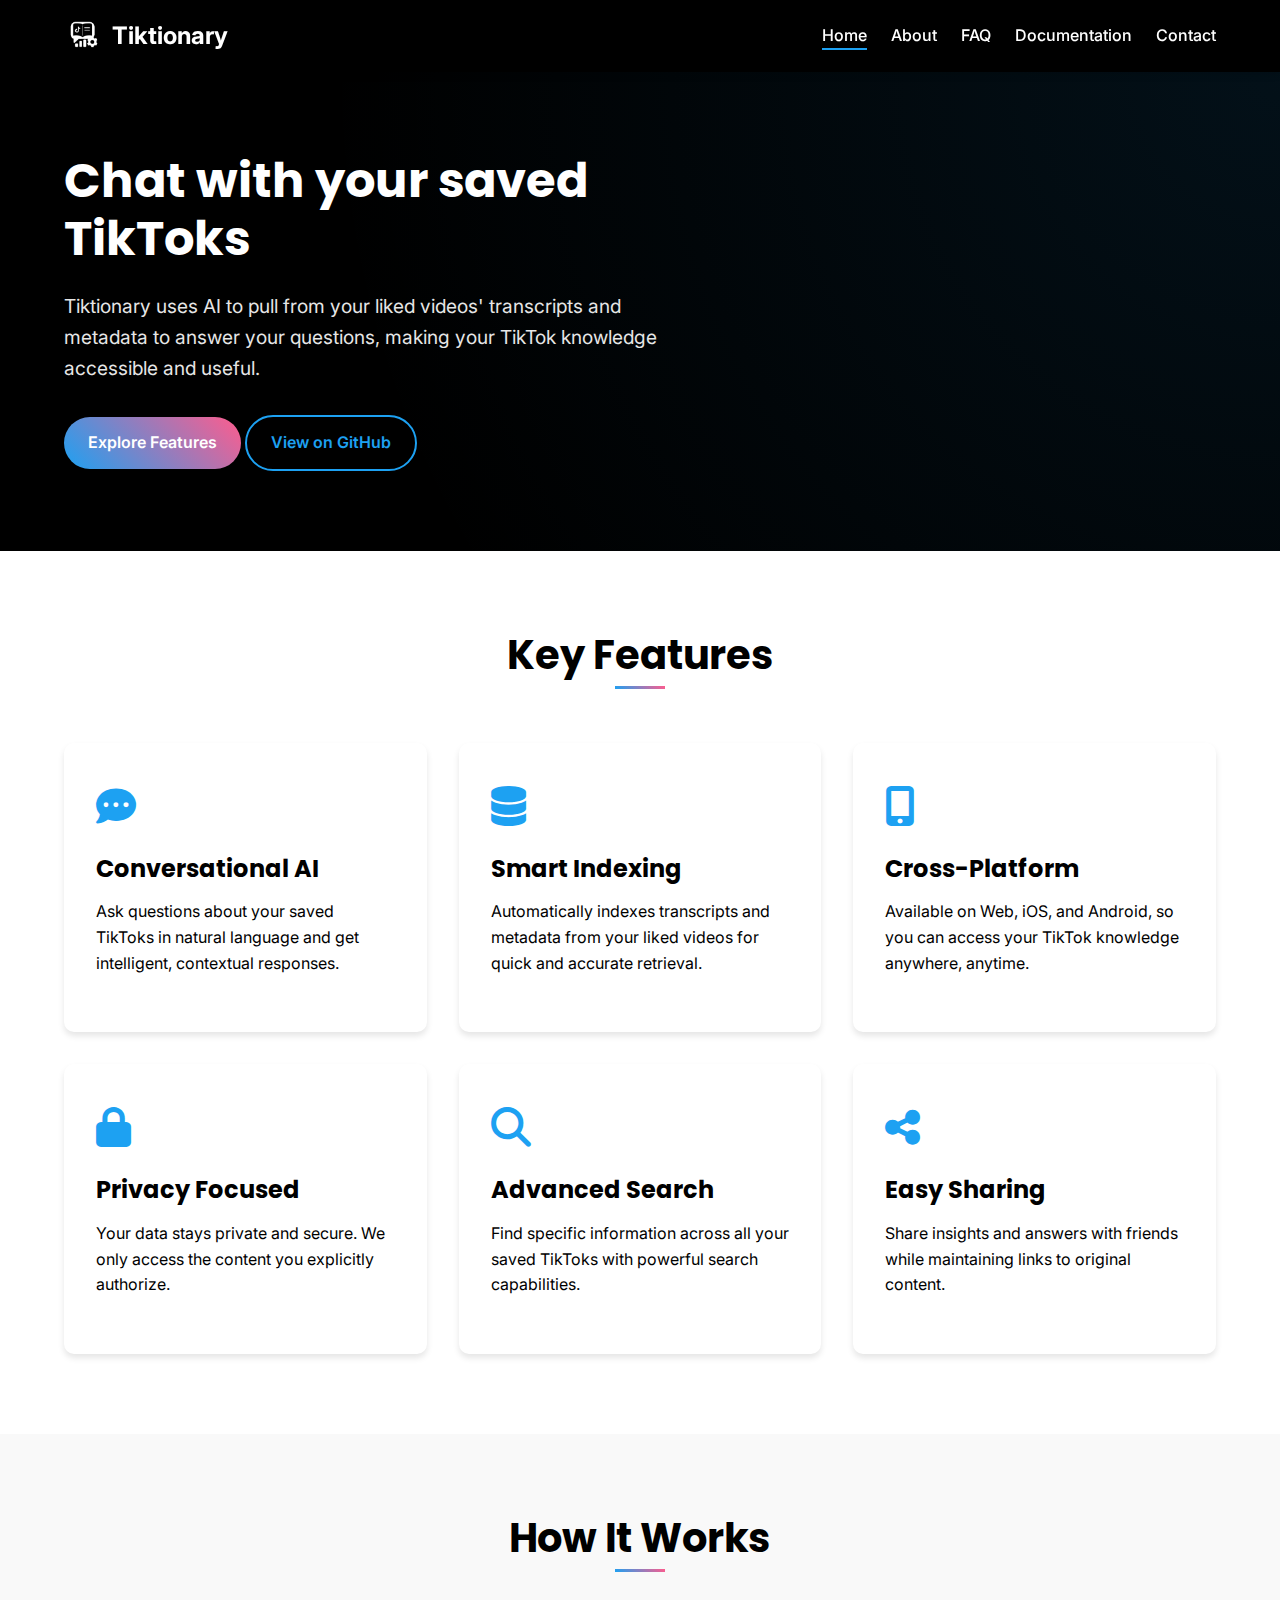
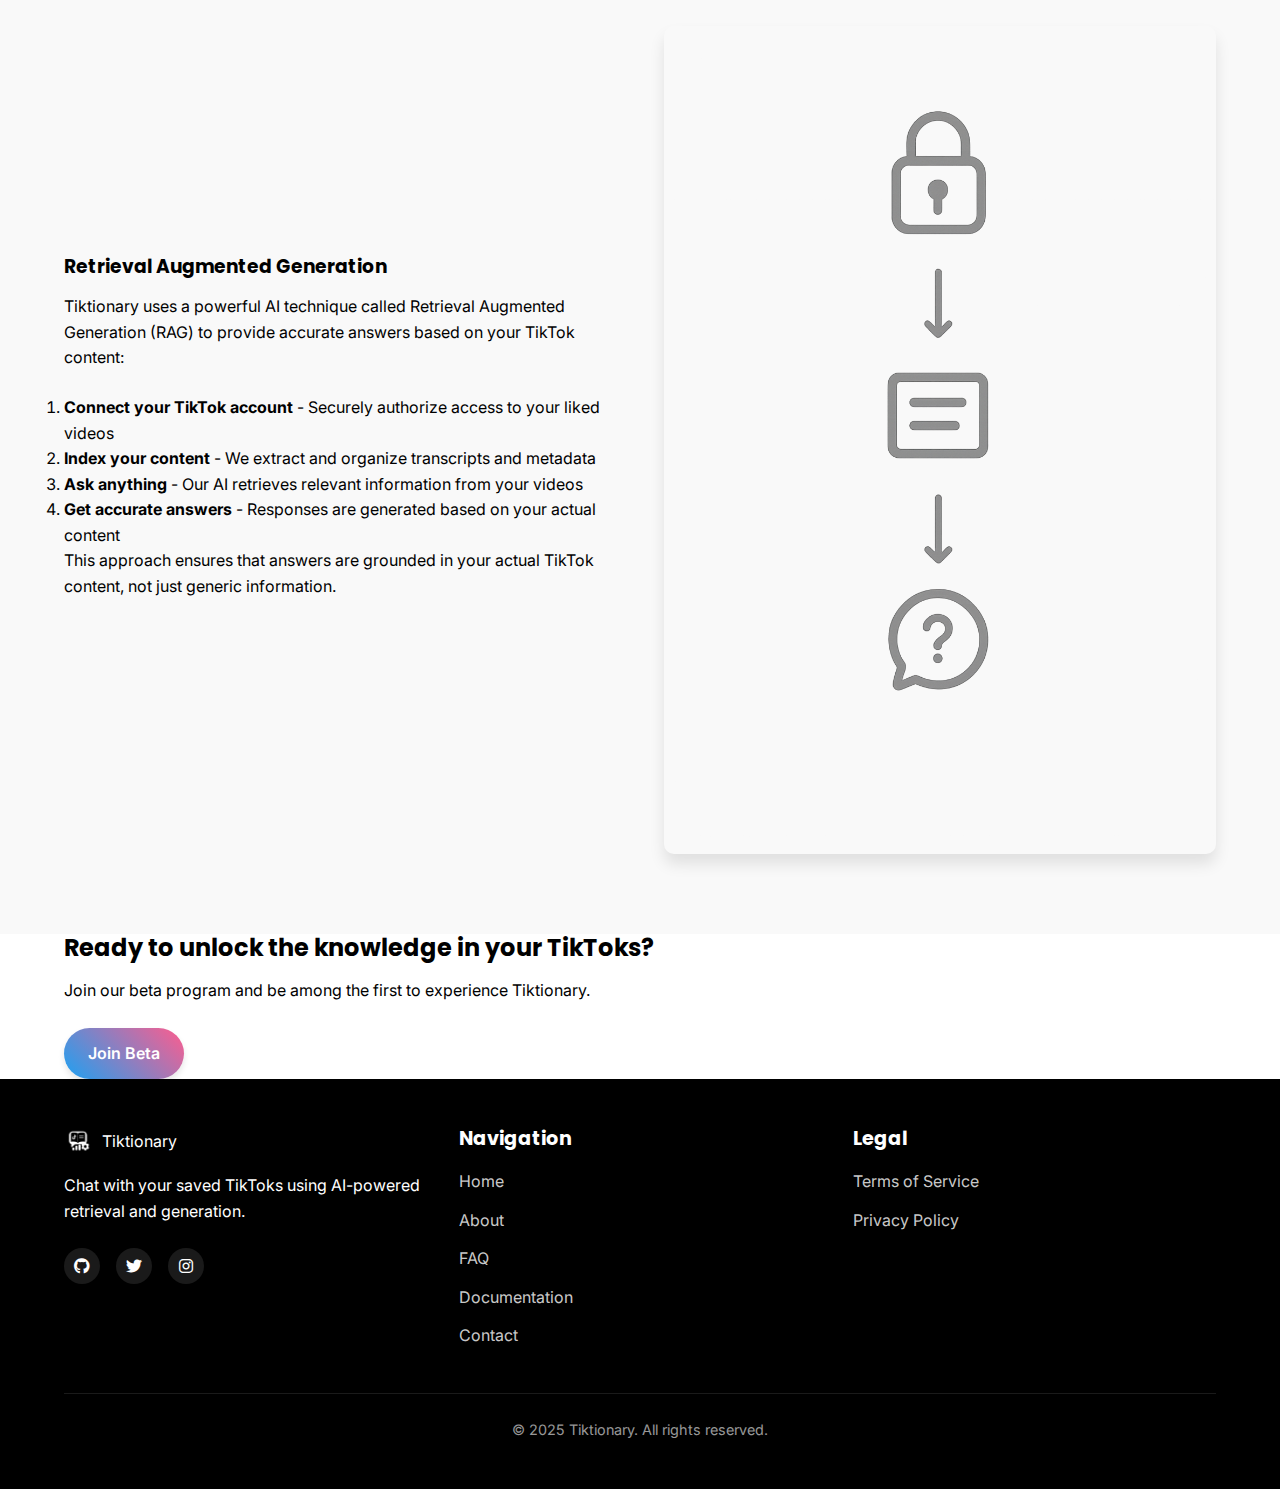
<file: index.html>
<!DOCTYPE html>
<html lang="en">
<head>
    <meta charset="UTF-8">
    <meta name="viewport" content="width=device-width, initial-scale=1.0">
    <title>Tiktionary - Chat with your saved TikToks</title>
    <meta name="description" content="Tiktionary uses AI to pull from your liked videos' transcripts and metadata to answer your questions.">
    <link rel="icon" href="assets/images/logo.png" type="image/png">
    <!-- Google Fonts -->
    <link rel="preconnect" href="https://fonts.googleapis.com">
    <link rel="preconnect" href="https://fonts.gstatic.com" crossorigin>
    <link href="https://fonts.googleapis.com/css2?family=Inter:wght@400;500;600;700&family=Poppins:wght@500;600;700&display=swap" rel="stylesheet">
    <!-- Font Awesome -->
    <link rel="stylesheet" href="https://cdnjs.cloudflare.com/ajax/libs/font-awesome/6.4.0/css/all.min.css">
    <!-- Custom CSS -->
    <link rel="stylesheet" href="assets/css/styles.css">
</head>
<body>
    <!-- Header -->
    <header>
        <div class="container header-container">
            <a href="index.html" class="logo">
                <img src="assets/images/tiktionarywhtr.png" alt="Tiktionary Logo">
                <span class="logo-text">Tiktionary</span>
            </a>
            <button class="nav-toggle" aria-expanded="false" aria-label="Toggle navigation">
                <i class="fas fa-bars"></i>
            </button>
            <nav>
                <ul>
                    <li><a href="index.html">Home</a></li>
                    <li><a href="about.html">About</a></li>
                    <li><a href="faq.html">FAQ</a></li>
                    <li><a href="documentation.html">Documentation</a></li>
                    <li><a href="contact.html">Contact</a></li>
                </ul>
            </nav>
        </div>
    </header>

    <!-- Hero Section -->
    <section class="hero">
        <div class="container">
            <div class="hero-content animate-on-scroll">
                <h1>Chat with your saved TikToks</h1>
                <p>Tiktionary uses AI to pull from your liked videos' transcripts and metadata to answer your questions, making your TikTok knowledge accessible and useful.</p>
                <div class="hero-buttons">
                    <a href="#features" class="btn btn-primary">Explore Features</a>
                    <a href="https://github.com/Lambourne2/tiktionary" target="_blank" class="btn btn-secondary">View on GitHub</a>
                </div>
            </div>
        </div>
    </section>

    <!-- Features Section -->
    <section id="features" class="features">
        <div class="container">
            <div class="section-title">
                <h2>Key Features</h2>
            </div>
            <div class="features-grid">
                <div class="feature-card animate-on-scroll">
                    <div class="feature-icon">
                        <i class="fas fa-comment-dots"></i>
                    </div>
                    <h3>Conversational AI</h3>
                    <p>Ask questions about your saved TikToks in natural language and get intelligent, contextual responses.</p>
                </div>
                <div class="feature-card animate-on-scroll">
                    <div class="feature-icon">
                        <i class="fas fa-database"></i>
                    </div>
                    <h3>Smart Indexing</h3>
                    <p>Automatically indexes transcripts and metadata from your liked videos for quick and accurate retrieval.</p>
                </div>
                <div class="feature-card animate-on-scroll">
                    <div class="feature-icon">
                        <i class="fas fa-mobile-alt"></i>
                    </div>
                    <h3>Cross-Platform</h3>
                    <p>Available on Web, iOS, and Android, so you can access your TikTok knowledge anywhere, anytime.</p>
                </div>
                <div class="feature-card animate-on-scroll">
                    <div class="feature-icon">
                        <i class="fas fa-lock"></i>
                    </div>
                    <h3>Privacy Focused</h3>
                    <p>Your data stays private and secure. We only access the content you explicitly authorize.</p>
                </div>
                <div class="feature-card animate-on-scroll">
                    <div class="feature-icon">
                        <i class="fas fa-search"></i>
                    </div>
                    <h3>Advanced Search</h3>
                    <p>Find specific information across all your saved TikToks with powerful search capabilities.</p>
                </div>
                <div class="feature-card animate-on-scroll">
                    <div class="feature-icon">
                        <i class="fas fa-share-alt"></i>
                    </div>
                    <h3>Easy Sharing</h3>
                    <p>Share insights and answers with friends while maintaining links to original content.</p>
                </div>
            </div>
        </div>
    </section>

    <!-- How It Works Section -->
    <section class="about" id="how-it-works">
        <div class="container">
            <div class="section-title">
                <h2>How It Works</h2>
            </div>
            <div class="about-content">
                <div class="about-text animate-on-scroll">
                    <h3>Retrieval Augmented Generation</h3>
                    <p>Tiktionary uses a powerful AI technique called Retrieval Augmented Generation (RAG) to provide accurate answers based on your TikTok content:</p>
                    <ol>
                        <li><strong>Connect your TikTok account</strong> - Securely authorize access to your liked videos</li>
                        <li><strong>Index your content</strong> - We extract and organize transcripts and metadata</li>
                        <li><strong>Ask anything</strong> - Our AI retrieves relevant information from your videos</li>
                        <li><strong>Get accurate answers</strong> - Responses are generated based on your actual content</li>
                    </ol>
                    <p>This approach ensures that answers are grounded in your actual TikTok content, not just generic information.</p>
                </div>
                <div class="about-image animate-on-scroll">
                    <img src="assets/images/fulldiagram no txt.png" alt="Tiktionary RAG Process" height="375">
                </div>
            </div>
        </div>
    </section>

    <!-- CTA Section -->
    <section class="cta">
        <div class="container">
            <div class="cta-content animate-on-scroll">
                <h2>Ready to unlock the knowledge in your TikToks?</h2>
                <p>Join our beta program and be among the first to experience Tiktionary.</p>
                <a href="contact.html" class="btn btn-primary">Join Beta</a>
            </div>
        </div>
    </section>

    <!-- Footer -->
    <footer>
        <div class="container">
            <div class="footer-content">
                <div class="footer-info">
                    <div class="footer-logo">
                        <img src="assets/images/tiktionarywhtr.png" alt="Tiktionary Logo">
                        <span>Tiktionary</span>
                    </div>
                    <p>Chat with your saved TikToks using AI-powered retrieval and generation.</p>
                    <div class="footer-social">
                        <a href="https://github.com/Lambourne2/tiktionary" target="_blank" aria-label="GitHub"><i class="fab fa-github"></i></a>
                        <a href="#" aria-label="Twitter"><i class="fab fa-twitter"></i></a>
                        <a href="#" aria-label="Instagram"><i class="fab fa-instagram"></i></a>
                    </div>
                </div>
                <div class="footer-links">
                    <h4>Navigation</h4>
                    <ul>
                        <li><a href="index.html">Home</a></li>
                        <li><a href="about.html">About</a></li>
                        <li><a href="faq.html">FAQ</a></li>
                        <li><a href="documentation.html">Documentation</a></li>
                        <li><a href="contact.html">Contact</a></li>
                    </ul>
                </div>
                <div class="footer-links">
                    <h4>Legal</h4>
                    <ul>
                        <li><a href="terms.html">Terms of Service</a></li>
                        <li><a href="privacy.html">Privacy Policy</a></li>
                    </ul>
                </div>
            </div>
            <div class="footer-bottom">
                <p>&copy; 2025 Tiktionary. All rights reserved.</p>
            </div>
        </div>
    </footer>

    <!-- Custom JavaScript -->
    <script src="assets/js/main.js"></script>
</body>
</html>
</file>
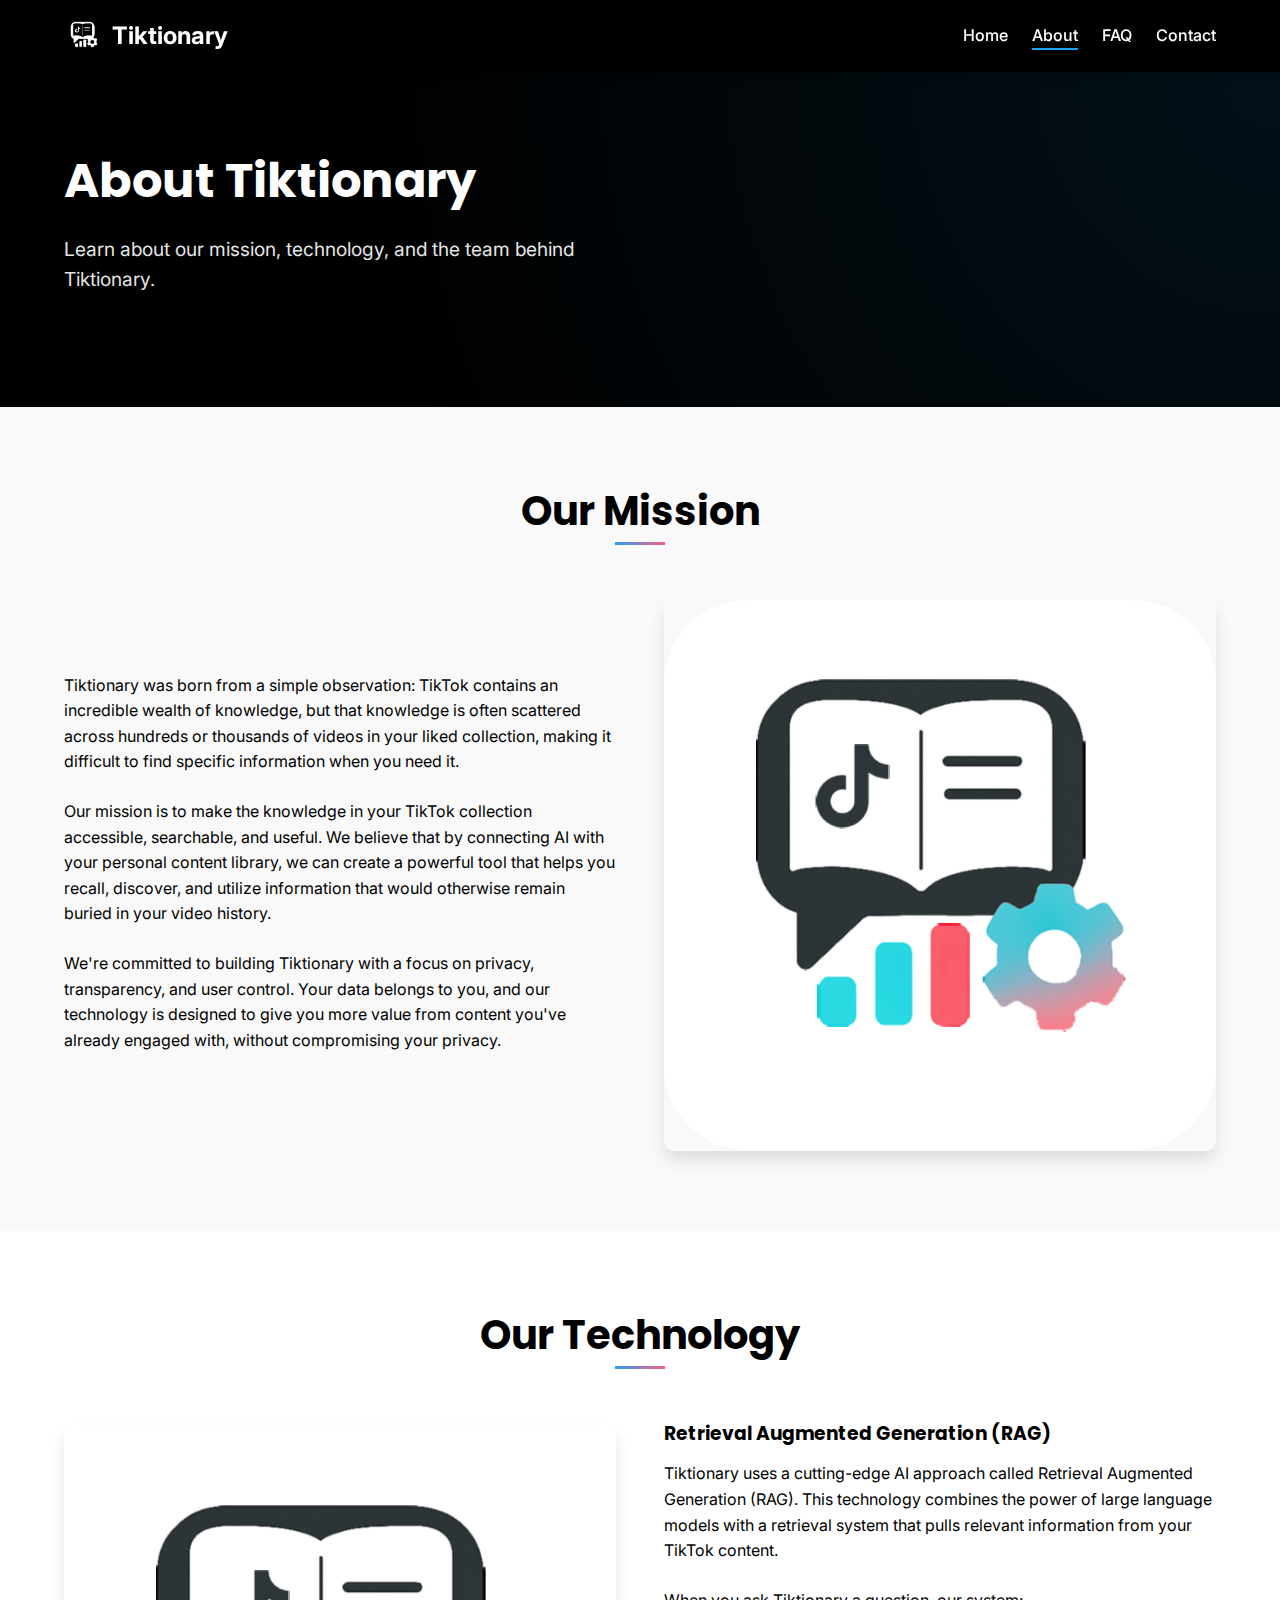
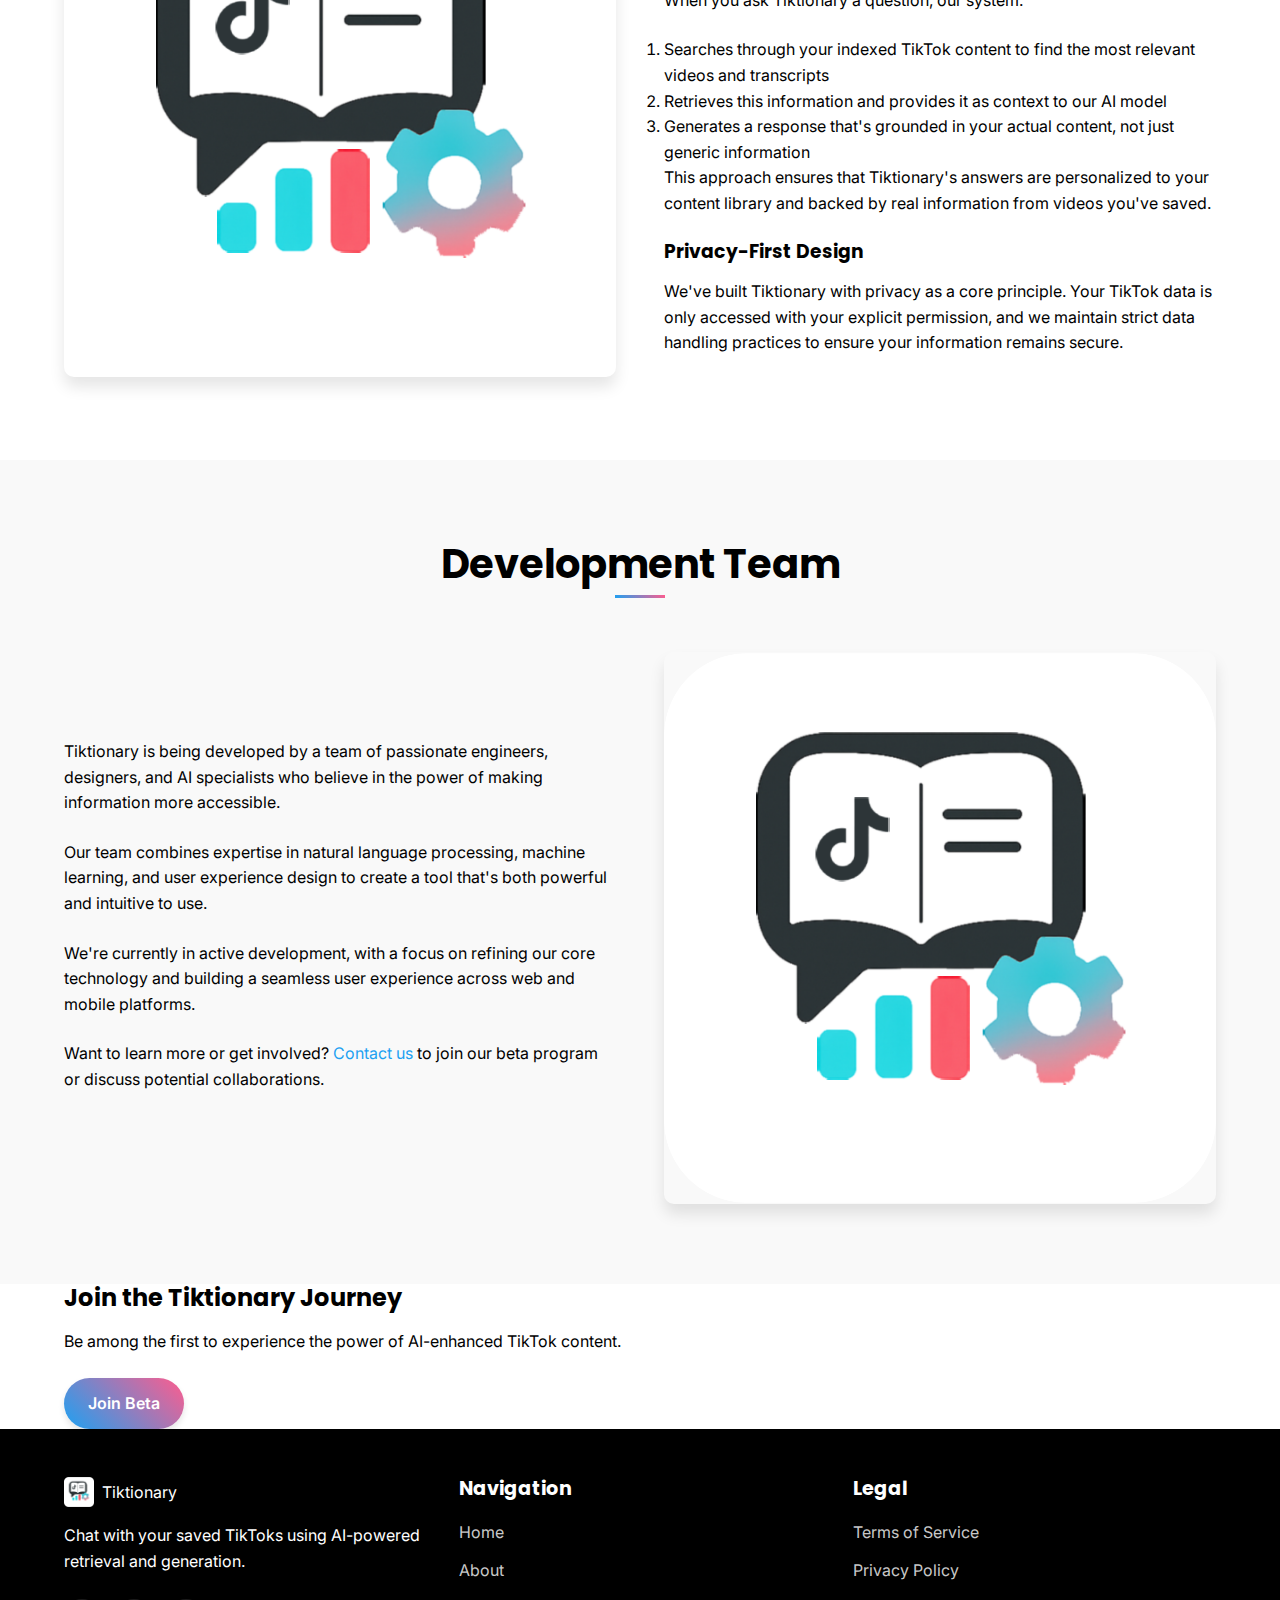
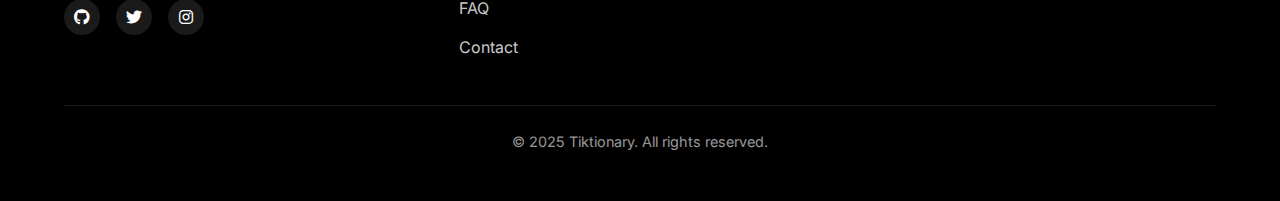
<file: about.html>
<!DOCTYPE html>
<html lang="en">
<head>
    <meta charset="UTF-8">
    <meta name="viewport" content="width=device-width, initial-scale=1.0">
    <title>About Tiktionary - Chat with your saved TikToks</title>
    <meta name="description" content="Learn about Tiktionary, the AI-powered tool that helps you chat with your saved TikToks.">
    <link rel="icon" href="assets/images/logo.png" type="image/png">
    <!-- Google Fonts -->
    <link rel="preconnect" href="https://fonts.googleapis.com">
    <link rel="preconnect" href="https://fonts.gstatic.com" crossorigin>
    <link href="https://fonts.googleapis.com/css2?family=Inter:wght@400;500;600;700&family=Poppins:wght@500;600;700&display=swap" rel="stylesheet">
    <!-- Font Awesome -->
    <link rel="stylesheet" href="https://cdnjs.cloudflare.com/ajax/libs/font-awesome/6.4.0/css/all.min.css">
    <!-- Custom CSS -->
    <link rel="stylesheet" href="assets/css/styles.css">
</head>
<body>
    <!-- Header -->
    <header>
        <div class="container header-container">
            <a href="index.html" class="logo">
                <img src="assets/images/tiktionarywhtr.png" alt="Tiktionary Logo">
                <span class="logo-text">Tiktionary</span>
            </a>
            <button class="nav-toggle" aria-expanded="false" aria-label="Toggle navigation">
                <i class="fas fa-bars"></i>
            </button>
            <nav>
                <ul>
                    <li><a href="index.html">Home</a></li>
                    <li><a href="about.html">About</a></li>
                    <li><a href="faq.html">FAQ</a></li>
                    <li><a href="contact.html">Contact</a></li>
                </ul>
            </nav>
        </div>
    </header>

    <!-- Page Header -->
    <section class="hero">
        <div class="container">
            <div class="hero-content animate-on-scroll">
                <h1>About Tiktionary</h1>
                <p>Learn about our mission, technology, and the team behind Tiktionary.</p>
            </div>
        </div>
    </section>

    <!-- About Section -->
    <section class="about">
        <div class="container">
            <div class="section-title">
                <h2>Our Mission</h2>
            </div>
            <div class="about-content">
                <div class="about-text animate-on-scroll">
                    <p>Tiktionary was born from a simple observation: TikTok contains an incredible wealth of knowledge, but that knowledge is often scattered across hundreds or thousands of videos in your liked collection, making it difficult to find specific information when you need it.</p>
                    <p>Our mission is to make the knowledge in your TikTok collection accessible, searchable, and useful. We believe that by connecting AI with your personal content library, we can create a powerful tool that helps you recall, discover, and utilize information that would otherwise remain buried in your video history.</p>
                    <p>We're committed to building Tiktionary with a focus on privacy, transparency, and user control. Your data belongs to you, and our technology is designed to give you more value from content you've already engaged with, without compromising your privacy.</p>
                </div>
                <div class="about-image animate-on-scroll">
                    <img src="assets/images/logo.png" alt="Tiktionary Mission">
                </div>
            </div>
        </div>
    </section>

    <!-- Technology Section -->
    <section class="features">
        <div class="container">
            <div class="section-title">
                <h2>Our Technology</h2>
            </div>
            <div class="about-content">
                <div class="about-image animate-on-scroll">
                    <img src="assets/images/logo.png" alt="Tiktionary Technology">
                </div>
                <div class="about-text animate-on-scroll">
                    <h3>Retrieval Augmented Generation (RAG)</h3>
                    <p>Tiktionary uses a cutting-edge AI approach called Retrieval Augmented Generation (RAG). This technology combines the power of large language models with a retrieval system that pulls relevant information from your TikTok content.</p>
                    <p>When you ask Tiktionary a question, our system:</p>
                    <ol>
                        <li>Searches through your indexed TikTok content to find the most relevant videos and transcripts</li>
                        <li>Retrieves this information and provides it as context to our AI model</li>
                        <li>Generates a response that's grounded in your actual content, not just generic information</li>
                    </ol>
                    <p>This approach ensures that Tiktionary's answers are personalized to your content library and backed by real information from videos you've saved.</p>
                    <h3>Privacy-First Design</h3>
                    <p>We've built Tiktionary with privacy as a core principle. Your TikTok data is only accessed with your explicit permission, and we maintain strict data handling practices to ensure your information remains secure.</p>
                </div>
            </div>
        </div>
    </section>

    <!-- Team Section -->
    <section class="about">
        <div class="container">
            <div class="section-title">
                <h2>Development Team</h2>
            </div>
            <div class="about-content">
                <div class="about-text animate-on-scroll">
                    <p>Tiktionary is being developed by a team of passionate engineers, designers, and AI specialists who believe in the power of making information more accessible.</p>
                    <p>Our team combines expertise in natural language processing, machine learning, and user experience design to create a tool that's both powerful and intuitive to use.</p>
                    <p>We're currently in active development, with a focus on refining our core technology and building a seamless user experience across web and mobile platforms.</p>
                    <p>Want to learn more or get involved? <a href="contact.html">Contact us</a> to join our beta program or discuss potential collaborations.</p>
                </div>
                <div class="about-image animate-on-scroll">
                    <img src="assets/images/logo.png" alt="Tiktionary Team">
                </div>
            </div>
        </div>
    </section>

    <!-- CTA Section -->
    <section class="cta">
        <div class="container">
            <div class="cta-content animate-on-scroll">
                <h2>Join the Tiktionary Journey</h2>
                <p>Be among the first to experience the power of AI-enhanced TikTok content.</p>
                <a href="contact.html" class="btn btn-primary">Join Beta</a>
            </div>
        </div>
    </section>

    <!-- Footer -->
    <footer>
        <div class="container">
            <div class="footer-content">
                <div class="footer-info">
                    <div class="footer-logo">
                        <img src="assets/images/logo.png" alt="Tiktionary Logo">
                        <span>Tiktionary</span>
                    </div>
                    <p>Chat with your saved TikToks using AI-powered retrieval and generation.</p>
                    <div class="footer-social">
                        <a href="https://github.com/Lambourne2/tiktionary" target="_blank" aria-label="GitHub"><i class="fab fa-github"></i></a>
                        <a href="#" aria-label="Twitter"><i class="fab fa-twitter"></i></a>
                        <a href="#" aria-label="Instagram"><i class="fab fa-instagram"></i></a>
                    </div>
                </div>
                <div class="footer-links">
                    <h4>Navigation</h4>
                    <ul>
                        <li><a href="index.html">Home</a></li>
                        <li><a href="about.html">About</a></li>
                        <li><a href="faq.html">FAQ</a></li>
                        <li><a href="contact.html">Contact</a></li>
                    </ul>
                </div>
                <div class="footer-links">
                    <h4>Legal</h4>
                    <ul>
                        <li><a href="terms.html">Terms of Service</a></li>
                        <li><a href="privacy.html">Privacy Policy</a></li>
                    </ul>
                </div>
            </div>
            <div class="footer-bottom">
                <p>&copy; 2025 Tiktionary. All rights reserved.</p>
            </div>
        </div>
    </footer>

    <!-- Custom JavaScript -->
    <script src="assets/js/main.js"></script>
</body>
</html>
</file>
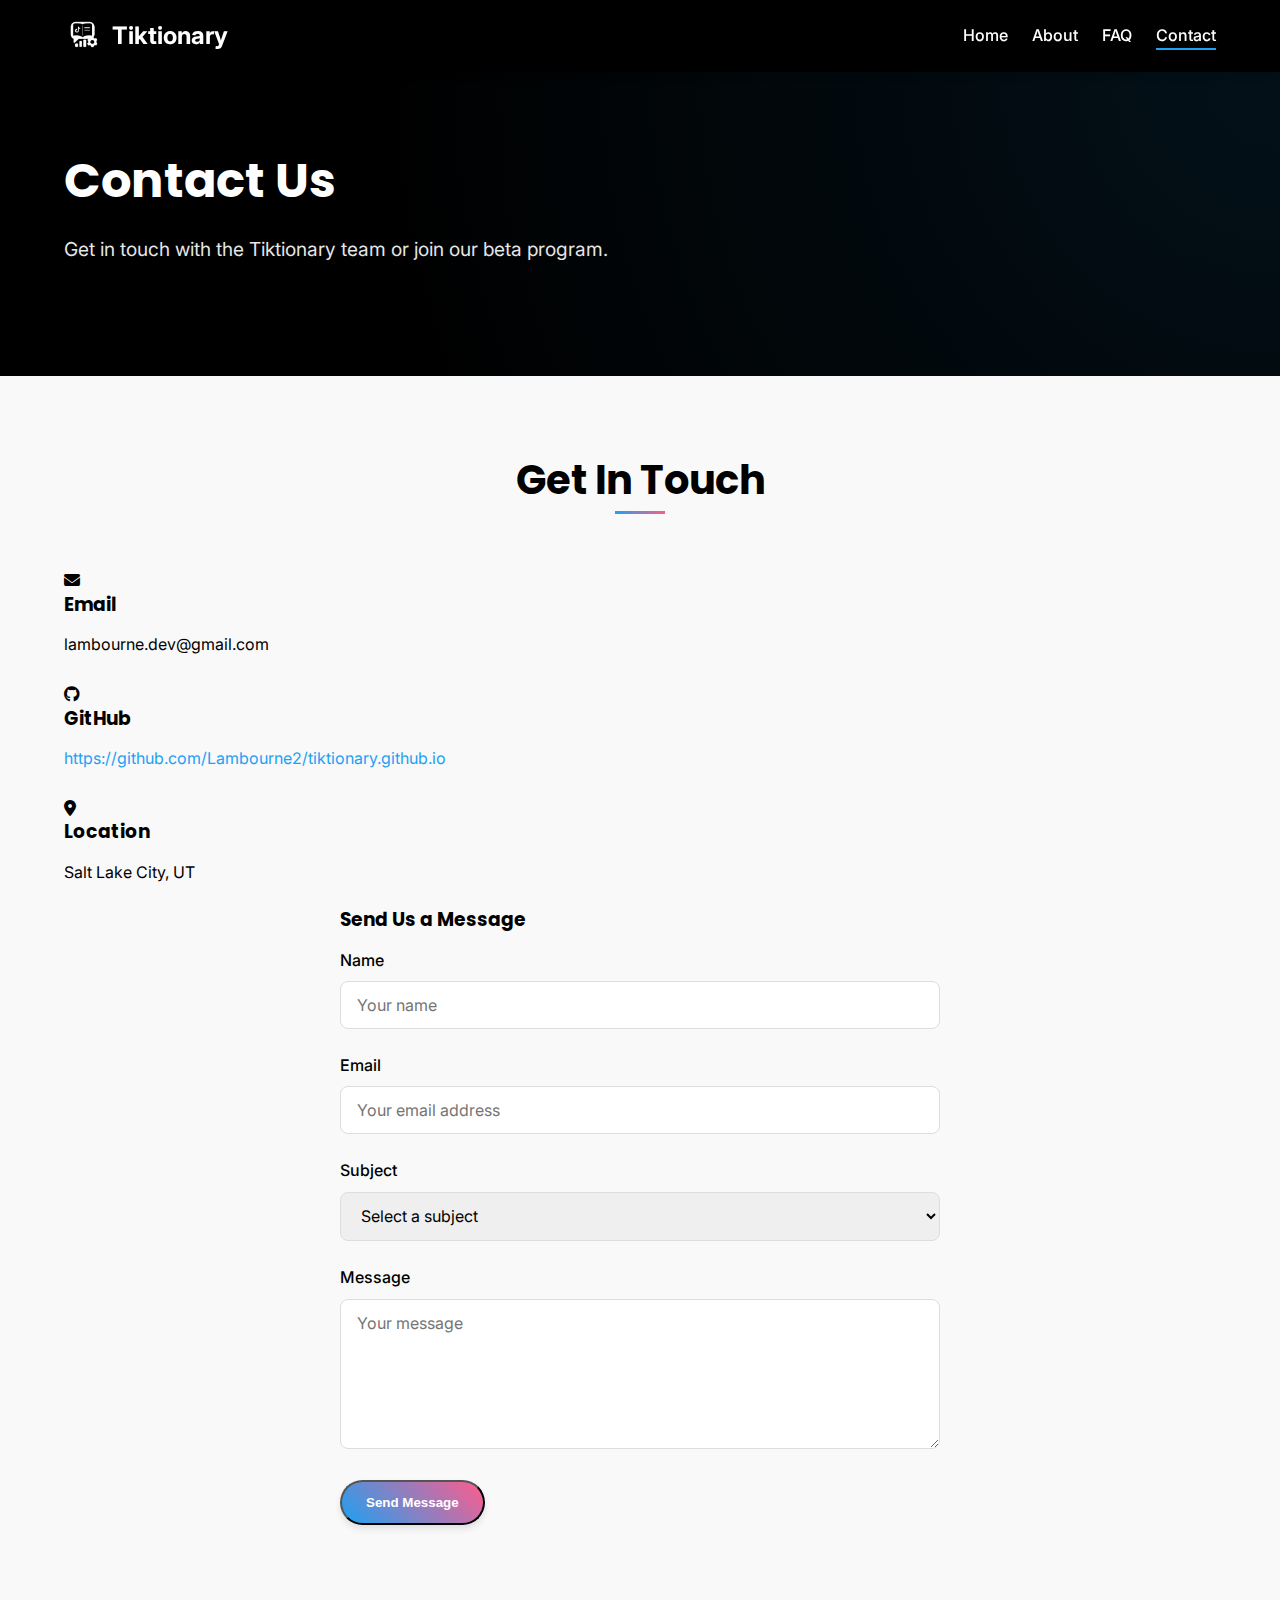
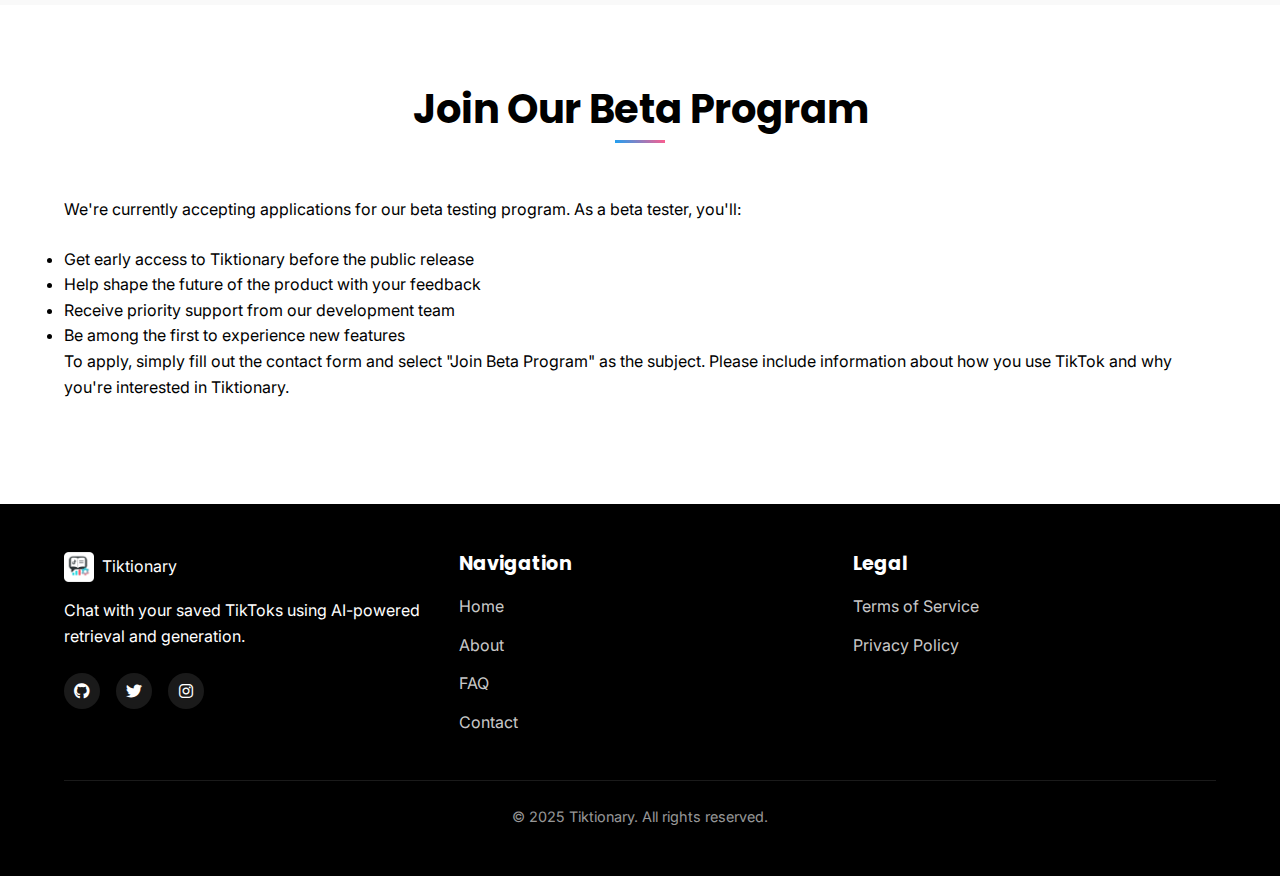
<file: contact.html>
<!DOCTYPE html>
<html lang="en">
<head>
    <meta charset="UTF-8">
    <meta name="viewport" content="width=device-width, initial-scale=1.0">
    <title>Contact Us - Tiktionary</title>
    <meta name="description" content="Get in touch with the Tiktionary team or join our beta program.">
    <link rel="icon" href="assets/images/logo.png" type="image/png">
    <!-- Google Fonts -->
    <link rel="preconnect" href="https://fonts.googleapis.com">
    <link rel="preconnect" href="https://fonts.gstatic.com" crossorigin>
    <link href="https://fonts.googleapis.com/css2?family=Inter:wght@400;500;600;700&family=Poppins:wght@500;600;700&display=swap" rel="stylesheet">
    <!-- Font Awesome -->
    <link rel="stylesheet" href="https://cdnjs.cloudflare.com/ajax/libs/font-awesome/6.4.0/css/all.min.css">
    <!-- Custom CSS -->
    <link rel="stylesheet" href="assets/css/styles.css">
</head>
<body>
    <!-- Header -->
    <header>
        <div class="container header-container">
            <a href="index.html" class="logo">
                <img src="assets/images/tiktionarywhtr.png" alt="Tiktionary Logo">
                <span class="logo-text">Tiktionary</span>
            </a>
            <button class="nav-toggle" aria-expanded="false" aria-label="Toggle navigation">
                <i class="fas fa-bars"></i>
            </button>
            <nav>
                <ul>
                    <li><a href="index.html">Home</a></li>
                    <li><a href="about.html">About</a></li>
                    <li><a href="faq.html">FAQ</a></li>
                    <li><a href="contact.html">Contact</a></li>
                </ul>
            </nav>
        </div>
    </header>

    <!-- Page Header -->
    <section class="hero">
        <div class="container">
            <div class="hero-content animate-on-scroll">
                <h1>Contact Us</h1>
                <p>Get in touch with the Tiktionary team or join our beta program.</p>
            </div>
        </div>
    </section>

    <!-- Contact Section -->
    <section class="contact">
        <div class="container">
            <div class="section-title">
                <h2>Get In Touch</h2>
            </div>
            <div class="contact-content">
                <div class="contact-info animate-on-scroll">
                    <div class="contact-methods">
                        <div class="contact-method">
                            <div class="contact-icon">
                                <i class="fas fa-envelope"></i>
                            </div>
                            <h3>Email</h3>
                            <p>lambourne.dev@gmail.com</p>
                        </div>
                        <div class="contact-method">
                            <div class="contact-icon">
                                <i class="fab fa-github"></i>
                            </div>
                            <h3>GitHub</h3>
                            <p><a href="https://github.com/Lambourne2/tiktionary.github.io" target="_blank">https://github.com/Lambourne2/tiktionary.github.io</a></p>
                        </div>
                        <div class="contact-method">
                            <div class="contact-icon">
                                <i class="fas fa-map-marker-alt"></i>
                            </div>
                            <h3>Location</h3>
                            <p>Salt Lake City, UT</p>
                        </div>
                    </div>
                </div>
                <div class="contact-form animate-on-scroll">
                    <h3>Send Us a Message</h3>
                    <form id="contact-form">
                        <div class="form-group">
                            <label for="name" class="form-label">Name</label>
                            <input type="text" id="name" class="form-control" placeholder="Your name" required>
                        </div>
                        <div class="form-group">
                            <label for="email" class="form-label">Email</label>
                            <input type="email" id="email" class="form-control" placeholder="Your email address" required>
                        </div>
                        <div class="form-group">
                            <label for="subject" class="form-label">Subject</label>
                            <select id="subject" class="form-control" required>
                                <option value="" disabled selected>Select a subject</option>
                                <option value="beta">Join Beta Program</option>
                                <option value="support">Support Request</option>
                                <option value="feedback">Feedback</option>
                                <option value="partnership">Partnership Inquiry</option>
                                <option value="other">Other</option>
                            </select>
                        </div>
                        <div class="form-group">
                            <label for="message" class="form-label">Message</label>
                            <textarea id="message" class="form-control" placeholder="Your message" required></textarea>
                        </div>
                        <button type="submit" class="btn btn-primary">Send Message</button>
                    </form>
                </div>
            </div>
        </div>
    </section>

    <!-- Beta Program Section -->
    <section class="features">
        <div class="container">
            <div class="section-title">
                <h2>Join Our Beta Program</h2>
            </div>
            <div class="beta-content">
                <div class="beta-info animate-on-scroll">
                    <p>We're currently accepting applications for our beta testing program. As a beta tester, you'll:</p>
                    <ul>
                        <li>Get early access to Tiktionary before the public release</li>
                        <li>Help shape the future of the product with your feedback</li>
                        <li>Receive priority support from our development team</li>
                        <li>Be among the first to experience new features</li>
                    </ul>
                    <p>To apply, simply fill out the contact form and select "Join Beta Program" as the subject. Please include information about how you use TikTok and why you're interested in Tiktionary.</p>
                </div>
            </div>
        </div>
    </section>

    <!-- Footer -->
    <footer>
        <div class="container">
            <div class="footer-content">
                <div class="footer-info">
                    <div class="footer-logo">
                        <img src="assets/images/logo.png" alt="Tiktionary Logo">
                        <span>Tiktionary</span>
                    </div>
                    <p>Chat with your saved TikToks using AI-powered retrieval and generation.</p>
                    <div class="footer-social">
                        <a href="https://github.com/Lambourne2/tiktionary.github.io" target="_blank" aria-label="GitHub"><i class="fab fa-github"></i></a>
                        <a href="#" aria-label="Twitter"><i class="fab fa-twitter"></i></a>
                        <a href="#" aria-label="Instagram"><i class="fab fa-instagram"></i></a>
                    </div>
                </div>
                <div class="footer-links">
                    <h4>Navigation</h4>
                    <ul>
                        <li><a href="index.html">Home</a></li>
                        <li><a href="about.html">About</a></li>
                        <li><a href="faq.html">FAQ</a></li>
                        <li><a href="contact.html">Contact</a></li>
                    </ul>
                </div>
                <div class="footer-links">
                    <h4>Legal</h4>
                    <ul>
                        <li><a href="terms.html">Terms of Service</a></li>
                        <li><a href="privacy.html">Privacy Policy</a></li>
                    </ul>
                </div>
            </div>
            <div class="footer-bottom">
                <p>&copy; 2025 Tiktionary. All rights reserved.</p>
            </div>
        </div>
    </footer>

    <!-- Custom JavaScript -->
    <script src="assets/js/main.js"></script>
</body>
</html>
</file>
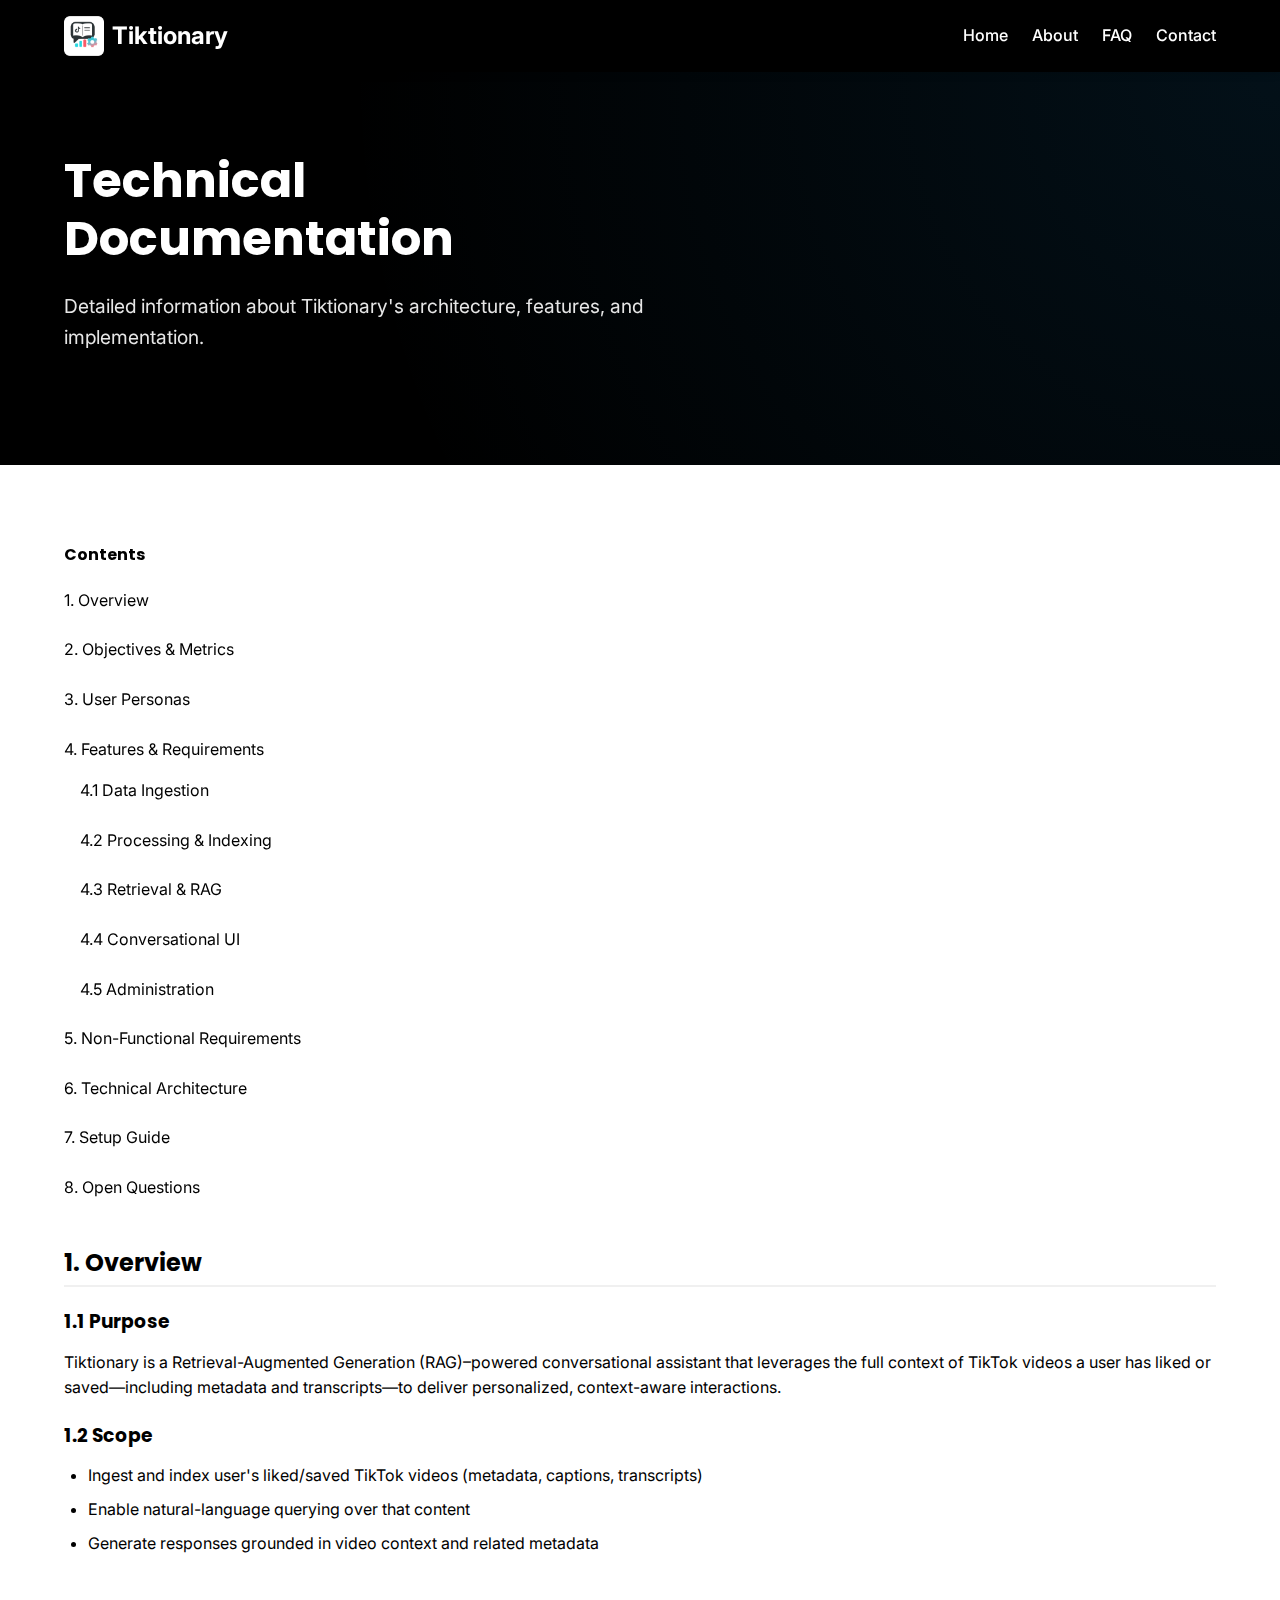
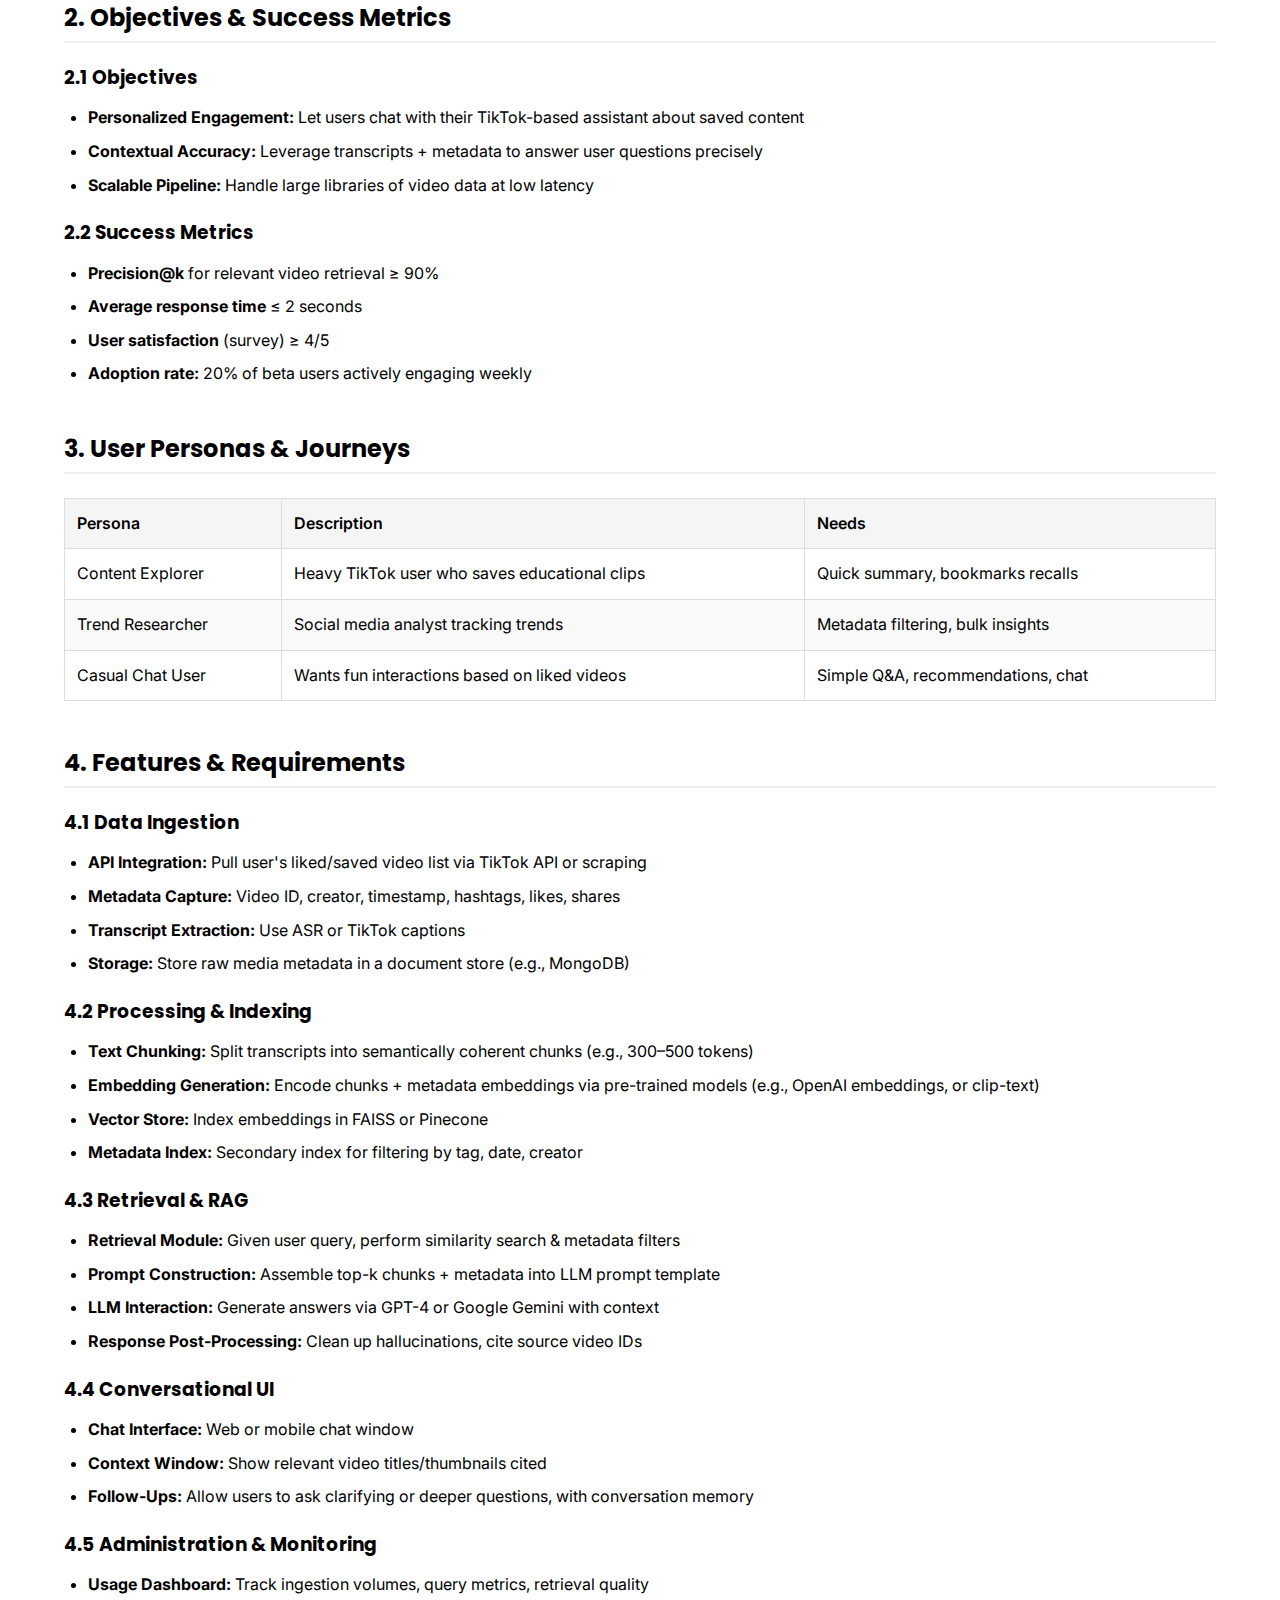
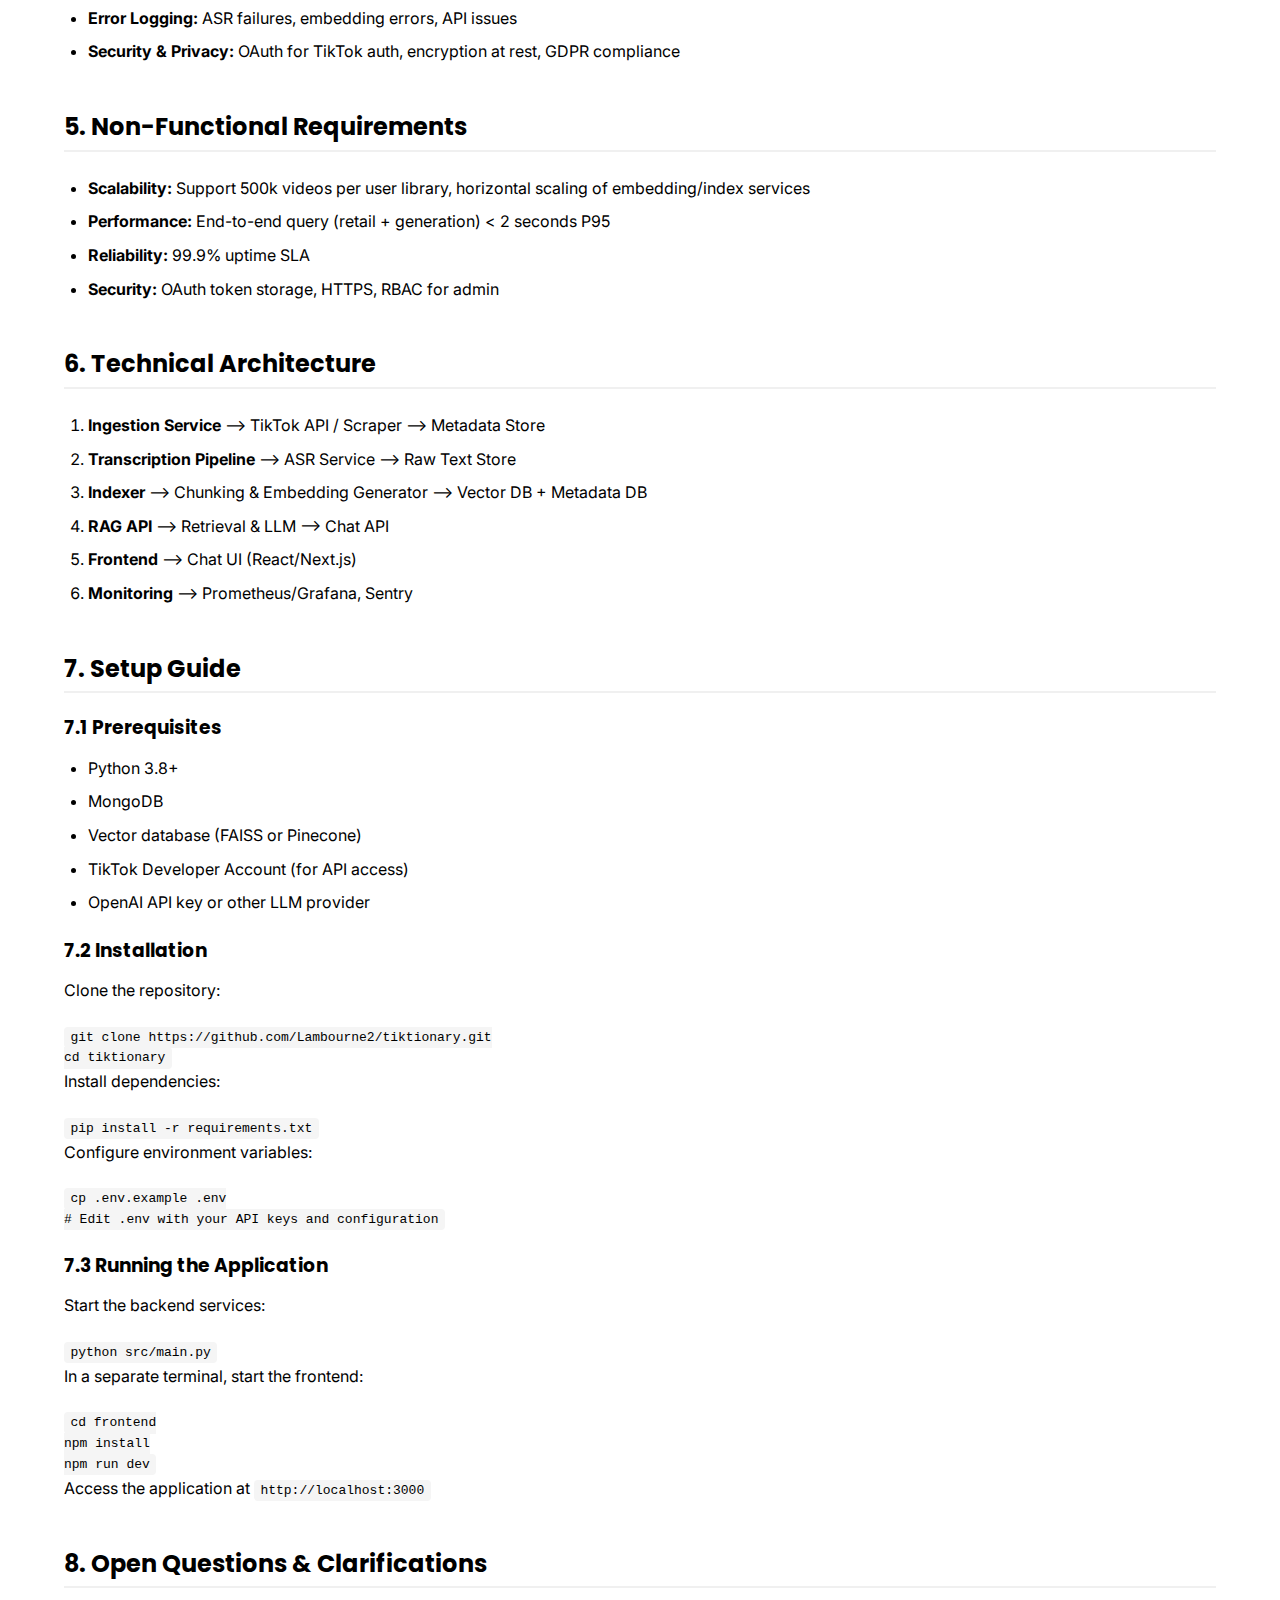
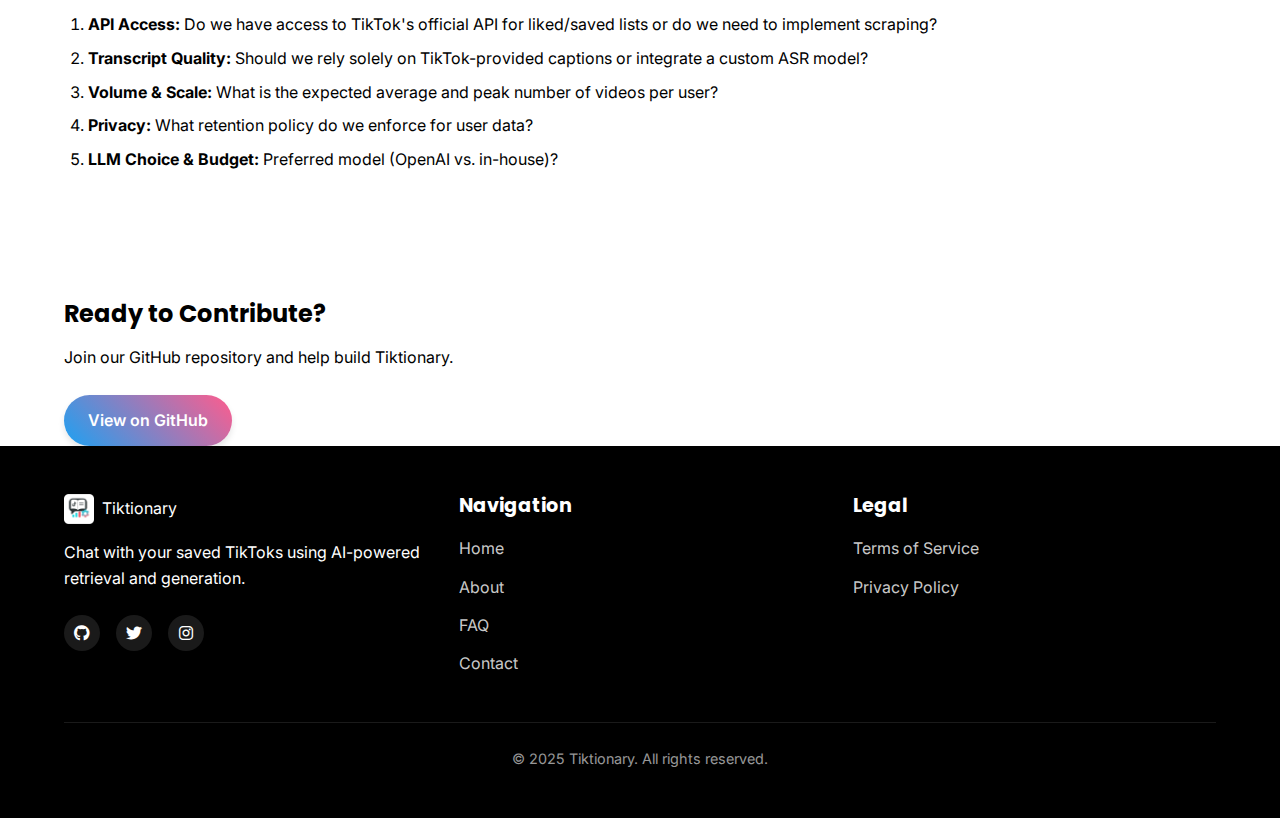
<file: documentation.html>
<!DOCTYPE html>
<html lang="en">
<head>
    <meta charset="UTF-8">
    <meta name="viewport" content="width=device-width, initial-scale=1.0">
    <title>Documentation - Tiktionary</title>
    <meta name="description" content="Technical documentation and project details for Tiktionary, the AI-powered tool that helps you chat with your saved TikToks.">
    <link rel="icon" href="assets/images/logo.png" type="image/png">
    <!-- Google Fonts -->
    <link rel="preconnect" href="https://fonts.googleapis.com">
    <link rel="preconnect" href="https://fonts.gstatic.com" crossorigin>
    <link href="https://fonts.googleapis.com/css2?family=Inter:wght@400;500;600;700&family=Poppins:wght@500;600;700&display=swap" rel="stylesheet">
    <!-- Font Awesome -->
    <link rel="stylesheet" href="https://cdnjs.cloudflare.com/ajax/libs/font-awesome/6.4.0/css/all.min.css">
    <!-- Custom CSS -->
    <link rel="stylesheet" href="assets/css/styles.css">
    <style>
        /* Additional styles for documentation page */
        .doc-section {
            margin-bottom: 3rem;
        }
        
        .doc-section h2 {
            margin-top: 2rem;
            margin-bottom: 1.5rem;
            border-bottom: 2px solid #f0f0f0;
            padding-bottom: 0.5rem;
        }
        
        .doc-section h3 {
            margin-top: 1.5rem;
            margin-bottom: 1rem;
        }
        
        .doc-section table {
            width: 100%;
            border-collapse: collapse;
            margin: 1.5rem 0;
        }
        
        .doc-section th, .doc-section td {
            border: 1px solid #ddd;
            padding: 0.75rem;
            text-align: left;
        }
        
        .doc-section th {
            background-color: #f5f5f5;
            font-weight: 600;
        }
        
        .doc-section tr:nth-child(even) {
            background-color: #f9f9f9;
        }
        
        .doc-section ul, .doc-section ol {
            margin-bottom: 1.5rem;
            padding-left: 1.5rem;
        }
        
        .doc-section li {
            margin-bottom: 0.5rem;
        }
        
        .doc-section code {
            background-color: #f5f5f5;
            padding: 0.2rem 0.4rem;
            border-radius: 4px;
            font-family: monospace;
        }
        
        .doc-nav {
            position: sticky;
            top: 100px;
            max-height: calc(100vh - 120px);
            overflow-y: auto;
            padding-right: 1rem;
        }
        
        .doc-nav ul {
            list-style: none;
            padding-left: 0;
        }
        
        .doc-nav ul li {
            margin-bottom: 0.5rem;
        }
        
        .doc-nav ul li a {
            display: block;
            padding: 0.5rem 0;
            color: var(--primary-color);
            text-decoration: none;
            transition: color 0.3s ease;
        }
        
        .doc-nav ul li a:hover {
            color: var(--accent-color);
        }
        
        .doc-nav ul li a.active {
            color: var(--accent-color);
            font-weight: 500;
        }
        
        .doc-nav ul ul {
            padding-left: 1rem;
        }
        
        .doc-content {
            min-height: 70vh;
        }
        
        @media (max-width: 992px) {
            .doc-nav {
                position: relative;
                top: 0;
                max-height: none;
                margin-bottom: 2rem;
            }
        }
    </style>
</head>
<body>
    <!-- Header -->
    <header>
        <div class="container header-container">
            <a href="index.html" class="logo">
                <img src="assets/images/logo.png" alt="Tiktionary Logo">
                <span class="logo-text">Tiktionary</span>
            </a>
            <button class="nav-toggle" aria-expanded="false" aria-label="Toggle navigation">
                <i class="fas fa-bars"></i>
            </button>
            <nav>
                <ul>
                    <li><a href="index.html">Home</a></li>
                    <li><a href="about.html">About</a></li>
                    <li><a href="faq.html">FAQ</a></li>
                    <li><a href="contact.html">Contact</a></li>
                </ul>
            </nav>
        </div>
    </header>

    <!-- Page Header -->
    <section class="hero">
        <div class="container">
            <div class="hero-content animate-on-scroll">
                <h1>Technical Documentation</h1>
                <p>Detailed information about Tiktionary's architecture, features, and implementation.</p>
            </div>
        </div>
    </section>

    <!-- Documentation Content -->
    <section class="features">
        <div class="container">
            <div class="row">
                <div class="col-lg-3">
                    <div class="doc-nav">
                        <h4>Contents</h4>
                        <ul>
                            <li><a href="#overview">1. Overview</a></li>
                            <li><a href="#objectives">2. Objectives & Metrics</a></li>
                            <li><a href="#personas">3. User Personas</a></li>
                            <li><a href="#features">4. Features & Requirements</a>
                                <ul>
                                    <li><a href="#data-ingestion">4.1 Data Ingestion</a></li>
                                    <li><a href="#processing">4.2 Processing & Indexing</a></li>
                                    <li><a href="#retrieval">4.3 Retrieval & RAG</a></li>
                                    <li><a href="#ui">4.4 Conversational UI</a></li>
                                    <li><a href="#admin">4.5 Administration</a></li>
                                </ul>
                            </li>
                            <li><a href="#non-functional">5. Non-Functional Requirements</a></li>
                            <li><a href="#architecture">6. Technical Architecture</a></li>
                            <li><a href="#setup">7. Setup Guide</a></li>
                            <li><a href="#questions">8. Open Questions</a></li>
                        </ul>
                    </div>
                </div>
                <div class="col-lg-9">
                    <div class="doc-content">
                        <div id="overview" class="doc-section">
                            <h2>1. Overview</h2>
                            <h3>1.1 Purpose</h3>
                            <p>Tiktionary is a Retrieval-Augmented Generation (RAG)–powered conversational assistant that leverages the full context of TikTok videos a user has liked or saved—including metadata and transcripts—to deliver personalized, context-aware interactions.</p>
                            
                            <h3>1.2 Scope</h3>
                            <ul>
                                <li>Ingest and index user's liked/saved TikTok videos (metadata, captions, transcripts)</li>
                                <li>Enable natural-language querying over that content</li>
                                <li>Generate responses grounded in video context and related metadata</li>
                            </ul>
                        </div>
                        
                        <div id="objectives" class="doc-section">
                            <h2>2. Objectives & Success Metrics</h2>
                            
                            <h3>2.1 Objectives</h3>
                            <ul>
                                <li><strong>Personalized Engagement:</strong> Let users chat with their TikTok-based assistant about saved content</li>
                                <li><strong>Contextual Accuracy:</strong> Leverage transcripts + metadata to answer user questions precisely</li>
                                <li><strong>Scalable Pipeline:</strong> Handle large libraries of video data at low latency</li>
                            </ul>
                            
                            <h3>2.2 Success Metrics</h3>
                            <ul>
                                <li><strong>Precision@k</strong> for relevant video retrieval ≥ 90%</li>
                                <li><strong>Average response time</strong> ≤ 2 seconds</li>
                                <li><strong>User satisfaction</strong> (survey) ≥ 4/5</li>
                                <li><strong>Adoption rate:</strong> 20% of beta users actively engaging weekly</li>
                            </ul>
                        </div>
                        
                        <div id="personas" class="doc-section">
                            <h2>3. User Personas & Journeys</h2>
                            
                            <table>
                                <thead>
                                    <tr>
                                        <th>Persona</th>
                                        <th>Description</th>
                                        <th>Needs</th>
                                    </tr>
                                </thead>
                                <tbody>
                                    <tr>
                                        <td>Content Explorer</td>
                                        <td>Heavy TikTok user who saves educational clips</td>
                                        <td>Quick summary, bookmarks recalls</td>
                                    </tr>
                                    <tr>
                                        <td>Trend Researcher</td>
                                        <td>Social media analyst tracking trends</td>
                                        <td>Metadata filtering, bulk insights</td>
                                    </tr>
                                    <tr>
                                        <td>Casual Chat User</td>
                                        <td>Wants fun interactions based on liked videos</td>
                                        <td>Simple Q&A, recommendations, chat</td>
                                    </tr>
                                </tbody>
                            </table>
                        </div>
                        
                        <div id="features" class="doc-section">
                            <h2>4. Features & Requirements</h2>
                            
                            <div id="data-ingestion">
                                <h3>4.1 Data Ingestion</h3>
                                <ul>
                                    <li><strong>API Integration:</strong> Pull user's liked/saved video list via TikTok API or scraping</li>
                                    <li><strong>Metadata Capture:</strong> Video ID, creator, timestamp, hashtags, likes, shares</li>
                                    <li><strong>Transcript Extraction:</strong> Use ASR or TikTok captions</li>
                                    <li><strong>Storage:</strong> Store raw media metadata in a document store (e.g., MongoDB)</li>
                                </ul>
                            </div>
                            
                            <div id="processing">
                                <h3>4.2 Processing & Indexing</h3>
                                <ul>
                                    <li><strong>Text Chunking:</strong> Split transcripts into semantically coherent chunks (e.g., 300–500 tokens)</li>
                                    <li><strong>Embedding Generation:</strong> Encode chunks + metadata embeddings via pre-trained models (e.g., OpenAI embeddings, or clip-text)</li>
                                    <li><strong>Vector Store:</strong> Index embeddings in FAISS or Pinecone</li>
                                    <li><strong>Metadata Index:</strong> Secondary index for filtering by tag, date, creator</li>
                                </ul>
                            </div>
                            
                            <div id="retrieval">
                                <h3>4.3 Retrieval & RAG</h3>
                                <ul>
                                    <li><strong>Retrieval Module:</strong> Given user query, perform similarity search & metadata filters</li>
                                    <li><strong>Prompt Construction:</strong> Assemble top-k chunks + metadata into LLM prompt template</li>
                                    <li><strong>LLM Interaction:</strong> Generate answers via GPT-4 or Google Gemini with context</li>
                                    <li><strong>Response Post-Processing:</strong> Clean up hallucinations, cite source video IDs</li>
                                </ul>
                            </div>
                            
                            <div id="ui">
                                <h3>4.4 Conversational UI</h3>
                                <ul>
                                    <li><strong>Chat Interface:</strong> Web or mobile chat window</li>
                                    <li><strong>Context Window:</strong> Show relevant video titles/thumbnails cited</li>
                                    <li><strong>Follow-Ups:</strong> Allow users to ask clarifying or deeper questions, with conversation memory</li>
                                </ul>
                            </div>
                            
                            <div id="admin">
                                <h3>4.5 Administration & Monitoring</h3>
                                <ul>
                                    <li><strong>Usage Dashboard:</strong> Track ingestion volumes, query metrics, retrieval quality</li>
                                    <li><strong>Error Logging:</strong> ASR failures, embedding errors, API issues</li>
                                    <li><strong>Security & Privacy:</strong> OAuth for TikTok auth, encryption at rest, GDPR compliance</li>
                                </ul>
                            </div>
                        </div>
                        
                        <div id="non-functional" class="doc-section">
                            <h2>5. Non-Functional Requirements</h2>
                            <ul>
                                <li><strong>Scalability:</strong> Support 500k videos per user library, horizontal scaling of embedding/index services</li>
                                <li><strong>Performance:</strong> End-to-end query (retail + generation) < 2 seconds P95</li>
                                <li><strong>Reliability:</strong> 99.9% uptime SLA</li>
                                <li><strong>Security:</strong> OAuth token storage, HTTPS, RBAC for admin</li>
                            </ul>
                        </div>
                        
                        <div id="architecture" class="doc-section">
                            <h2>6. Technical Architecture</h2>
                            <ol>
                                <li><strong>Ingestion Service</strong> ⟶ TikTok API / Scraper ⟶ Metadata Store</li>
                                <li><strong>Transcription Pipeline</strong> ⟶ ASR Service ⟶ Raw Text Store</li>
                                <li><strong>Indexer</strong> ⟶ Chunking & Embedding Generator ⟶ Vector DB + Metadata DB</li>
                                <li><strong>RAG API</strong> ⟶ Retrieval & LLM ⟶ Chat API</li>
                                <li><strong>Frontend</strong> ⟶ Chat UI (React/Next.js)</li>
                                <li><strong>Monitoring</strong> ⟶ Prometheus/Grafana, Sentry</li>
                            </ol>
                        </div>
                        
                        <div id="setup" class="doc-section">
                            <h2>7. Setup Guide</h2>
                            
                            <h3>7.1 Prerequisites</h3>
                            <ul>
                                <li>Python 3.8+</li>
                                <li>MongoDB</li>
                                <li>Vector database (FAISS or Pinecone)</li>
                                <li>TikTok Developer Account (for API access)</li>
                                <li>OpenAI API key or other LLM provider</li>
                            </ul>
                            
                            <h3>7.2 Installation</h3>
                            <p>Clone the repository:</p>
                            <pre><code>git clone https://github.com/Lambourne2/tiktionary.git
cd tiktionary</code></pre>
                            
                            <p>Install dependencies:</p>
                            <pre><code>pip install -r requirements.txt</code></pre>
                            
                            <p>Configure environment variables:</p>
                            <pre><code>cp .env.example .env
# Edit .env with your API keys and configuration</code></pre>
                            
                            <h3>7.3 Running the Application</h3>
                            <p>Start the backend services:</p>
                            <pre><code>python src/main.py</code></pre>
                            
                            <p>In a separate terminal, start the frontend:</p>
                            <pre><code>cd frontend
npm install
npm run dev</code></pre>
                            
                            <p>Access the application at <code>http://localhost:3000</code></p>
                        </div>
                        
                        <div id="questions" class="doc-section">
                            <h2>8. Open Questions & Clarifications</h2>
                            <ol>
                                <li><strong>API Access:</strong> Do we have access to TikTok's official API for liked/saved lists or do we need to implement scraping?</li>
                                <li><strong>Transcript Quality:</strong> Should we rely solely on TikTok-provided captions or integrate a custom ASR model?</li>
                                <li><strong>Volume & Scale:</strong> What is the expected average and peak number of videos per user?</li>
                                <li><strong>Privacy:</strong> What retention policy do we enforce for user data?</li>
                                <li><strong>LLM Choice & Budget:</strong> Preferred model (OpenAI vs. in-house)?</li>
                            </ol>
                        </div>
                    </div>
                </div>
            </div>
        </div>
    </section>

    <!-- CTA Section -->
    <section class="cta">
        <div class="container">
            <div class="cta-content animate-on-scroll">
                <h2>Ready to Contribute?</h2>
                <p>Join our GitHub repository and help build Tiktionary.</p>
                <a href="https://github.com/Lambourne2/tiktionary" target="_blank" class="btn btn-primary">View on GitHub</a>
            </div>
        </div>
    </section>

    <!-- Footer -->
    <footer>
        <div class="container">
            <div class="footer-content">
                <div class="footer-info">
                    <div class="footer-logo">
                        <img src="assets/images/logo.png" alt="Tiktionary Logo">
                        <span>Tiktionary</span>
                    </div>
                    <p>Chat with your saved TikToks using AI-powered retrieval and generation.</p>
                    <div class="footer-social">
                        <a href="https://github.com/Lambourne2/tiktionary" target="_blank" aria-label="GitHub"><i class="fab fa-github"></i></a>
                        <a href="#" aria-label="Twitter"><i class="fab fa-twitter"></i></a>
                        <a href="#" aria-label="Instagram"><i class="fab fa-instagram"></i></a>
                    </div>
                </div>
                <div class="footer-links">
                    <h4>Navigation</h4>
                    <ul>
                        <li><a href="index.html">Home</a></li>
                        <li><a href="about.html">About</a></li>
                        <li><a href="faq.html">FAQ</a></li>
                        <li><a href="contact.html">Contact</a></li>
                    </ul>
                </div>
                <div class="footer-links">
                    <h4>Legal</h4>
                    <ul>
                        <li><a href="terms.html">Terms of Service</a></li>
                        <li><a href="privacy.html">Privacy Policy</a></li>
                    </ul>
                </div>
            </div>
            <div class="footer-bottom">
                <p>&copy; 2025 Tiktionary. All rights reserved.</p>
            </div>
        </div>
    </footer>

    <!-- Custom JavaScript -->
    <script src="assets/js/main.js"></script>
    <script>
        // Documentation page specific JavaScript
        document.addEventListener('DOMContentLoaded', function() {
            // Highlight active section in navigation
            const sections = document.querySelectorAll('.doc-section');
            const navLinks = document.querySelectorAll('.doc-nav a');
            
            function highlightNavigation() {
                let scrollPosition = window.scrollY;
                
                // Add offset for header
                scrollPosition += 100;
                
                sections.forEach(section => {
                    const sectionTop = section.offsetTop;
                    const sectionHeight = section.offsetHeight;
                    
                    if (scrollPosition >= sectionTop && scrollPosition < sectionTop + sectionHeight) {
                        const id = section.getAttribute('id');
                        
                        navLinks.forEach(link => {
                            link.classList.remove('active');
                            if (link.getAttribute('href') === '#' + id) {
                                link.classList.add('active');
                            }
                        });
                    }
                });
            }
            
            // Initial highlight
            highlightNavigation();
            
            // Update on scroll
            window.addEventListener('scroll', highlightNavigation);
        });
    </script>
</body>
</html>
</file>
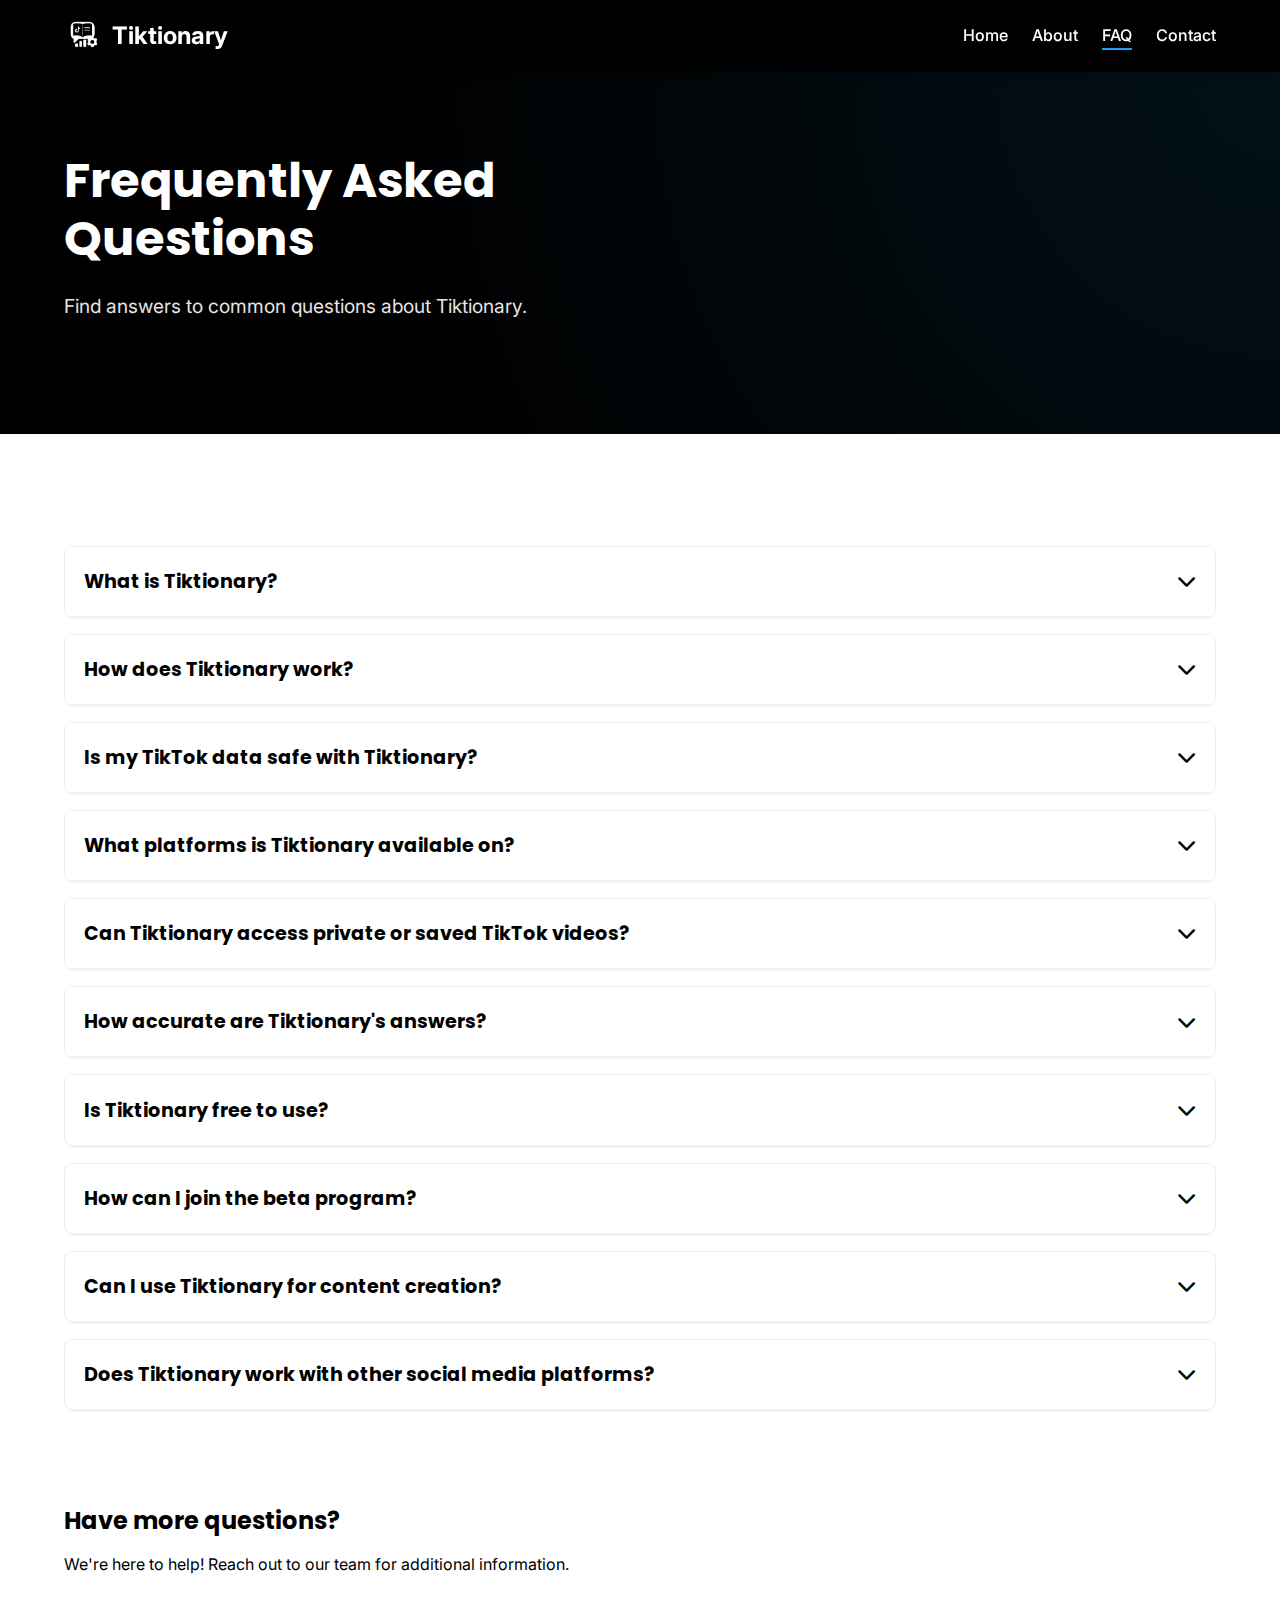
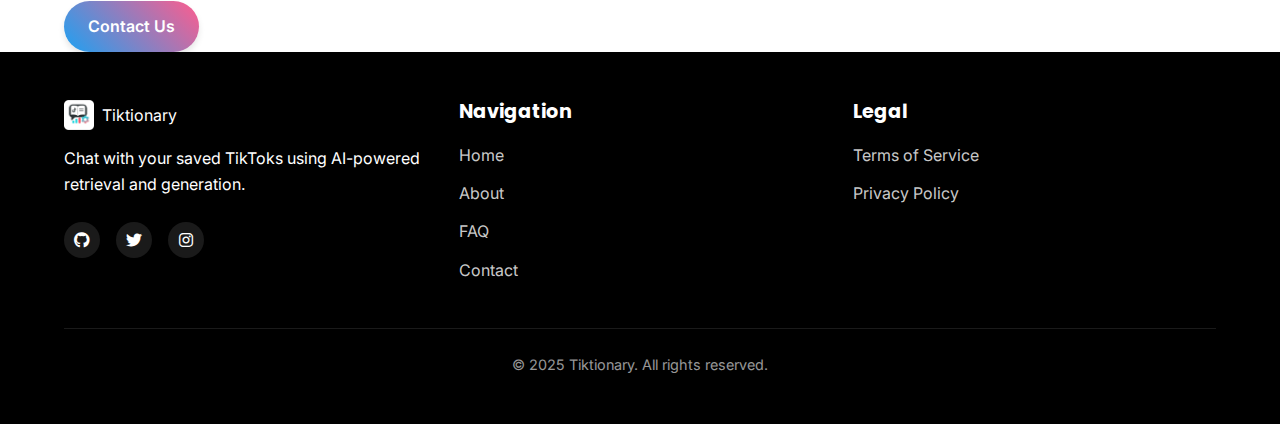
<file: faq.html>
<!DOCTYPE html>
<html lang="en">
<head>
    <meta charset="UTF-8">
    <meta name="viewport" content="width=device-width, initial-scale=1.0">
    <title>FAQ - Tiktionary</title>
    <meta name="description" content="Frequently asked questions about Tiktionary, the AI-powered tool that helps you chat with your saved TikToks.">
    <link rel="icon" href="assets/images/logo.png" type="image/png">
    <!-- Google Fonts -->
    <link rel="preconnect" href="https://fonts.googleapis.com">
    <link rel="preconnect" href="https://fonts.gstatic.com" crossorigin>
    <link href="https://fonts.googleapis.com/css2?family=Inter:wght@400;500;600;700&family=Poppins:wght@500;600;700&display=swap" rel="stylesheet">
    <!-- Font Awesome -->
    <link rel="stylesheet" href="https://cdnjs.cloudflare.com/ajax/libs/font-awesome/6.4.0/css/all.min.css">
    <!-- Custom CSS -->
    <link rel="stylesheet" href="assets/css/styles.css">
</head>
<body>
    <!-- Header -->
    <header>
        <div class="container header-container">
            <a href="index.html" class="logo">
                <img src="assets/images/tiktionarywhtr.png" alt="Tiktionary Logo">
                <span class="logo-text">Tiktionary</span>
            </a>
            <button class="nav-toggle" aria-expanded="false" aria-label="Toggle navigation">
                <i class="fas fa-bars"></i>
            </button>
            <nav>
                <ul>
                    <li><a href="index.html">Home</a></li>
                    <li><a href="about.html">About</a></li>
                    <li><a href="faq.html">FAQ</a></li>
                    <li><a href="contact.html">Contact</a></li>
                </ul>
            </nav>
        </div>
    </header>

    <!-- Page Header -->
    <section class="hero">
        <div class="container">
            <div class="hero-content animate-on-scroll">
                <h1>Frequently Asked Questions</h1>
                <p>Find answers to common questions about Tiktionary.</p>
            </div>
        </div>
    </section>

    <!-- FAQ Section -->
    <section class="faq">
        <div class="container">
            <div class="accordion">
                <div class="accordion-item">
                    <div class="accordion-header">
                        <h3>What is Tiktionary?</h3>
                        <div class="accordion-icon">
                            <i class="fas fa-chevron-down"></i>
                        </div>
                    </div>
                    <div class="accordion-content">
                        <div class="accordion-content-inner">
                            <p>Tiktionary is an AI-powered tool that allows you to chat with your saved TikToks. It uses advanced technology to extract information from your liked videos' transcripts and metadata, then allows you to ask questions and get answers based on that content.</p>
                        </div>
                    </div>
                </div>

                <div class="accordion-item">
                    <div class="accordion-header">
                        <h3>How does Tiktionary work?</h3>
                        <div class="accordion-icon">
                            <i class="fas fa-chevron-down"></i>
                        </div>
                    </div>
                    <div class="accordion-content">
                        <div class="accordion-content-inner">
                            <p>Tiktionary works through a process called Retrieval Augmented Generation (RAG):</p>
                            <ol>
                                <li>You authorize Tiktionary to access your liked TikTok videos</li>
                                <li>Our system extracts and indexes the transcripts and metadata from those videos</li>
                                <li>When you ask a question, our AI searches through this indexed content to find relevant information</li>
                                <li>The AI then generates a response based on the retrieved information, providing you with answers grounded in your actual TikTok content</li>
                            </ol>
                        </div>
                    </div>
                </div>

                <div class="accordion-item">
                    <div class="accordion-header">
                        <h3>Is my TikTok data safe with Tiktionary?</h3>
                        <div class="accordion-icon">
                            <i class="fas fa-chevron-down"></i>
                        </div>
                    </div>
                    <div class="accordion-content">
                        <div class="accordion-content-inner">
                            <p>Yes, we take data privacy and security very seriously. Tiktionary only accesses the TikTok content you explicitly authorize, and we follow strict data handling practices. Your data is used solely to provide you with the Tiktionary service and is not shared with third parties for advertising or other purposes. You can review our <a href="privacy.html">Privacy Policy</a> for more details.</p>
                        </div>
                    </div>
                </div>

                <div class="accordion-item">
                    <div class="accordion-header">
                        <h3>What platforms is Tiktionary available on?</h3>
                        <div class="accordion-icon">
                            <i class="fas fa-chevron-down"></i>
                        </div>
                    </div>
                    <div class="accordion-content">
                        <div class="accordion-content-inner">
                            <p>Tiktionary is being developed for Web, iOS, and Android platforms. This means you'll be able to access your TikTok knowledge from your computer, iPhone, or Android device. Our goal is to provide a seamless experience across all platforms.</p>
                        </div>
                    </div>
                </div>

                <div class="accordion-item">
                    <div class="accordion-header">
                        <h3>Can Tiktionary access private or saved TikTok videos?</h3>
                        <div class="accordion-icon">
                            <i class="fas fa-chevron-down"></i>
                        </div>
                    </div>
                    <div class="accordion-content">
                        <div class="accordion-content-inner">
                            <p>Tiktionary can only access the content that TikTok's API allows us to access with your authorization. Currently, this includes your liked videos and other public content. Access to private or saved collections depends on TikTok's API permissions, which may change over time. We're constantly working to expand our capabilities within the boundaries of TikTok's platform policies.</p>
                        </div>
                    </div>
                </div>

                <div class="accordion-item">
                    <div class="accordion-header">
                        <h3>How accurate are Tiktionary's answers?</h3>
                        <div class="accordion-icon">
                            <i class="fas fa-chevron-down"></i>
                        </div>
                    </div>
                    <div class="accordion-content">
                        <div class="accordion-content-inner">
                            <p>Tiktionary's answers are based on the content of your TikTok videos, so their accuracy depends on several factors:</p>
                            <ul>
                                <li>The quality and accuracy of the original TikTok content</li>
                                <li>The clarity of the video transcripts</li>
                                <li>The specificity of your questions</li>
                            </ul>
                            <p>Our AI is designed to retrieve the most relevant information and generate responses that accurately reflect that information. However, like any AI system, it may occasionally misinterpret content or provide incomplete answers. We're continuously improving our technology to enhance accuracy.</p>
                        </div>
                    </div>
                </div>

                <div class="accordion-item">
                    <div class="accordion-header">
                        <h3>Is Tiktionary free to use?</h3>
                        <div class="accordion-icon">
                            <i class="fas fa-chevron-down"></i>
                        </div>
                    </div>
                    <div class="accordion-content">
                        <div class="accordion-content-inner">
                            <p>We're currently in beta development, and access is limited to beta testers. Our pricing model for the full release is still being determined. We plan to offer both free and premium tiers to make Tiktionary accessible to as many users as possible while supporting ongoing development and infrastructure costs.</p>
                        </div>
                    </div>
                </div>

                <div class="accordion-item">
                    <div class="accordion-header">
                        <h3>How can I join the beta program?</h3>
                        <div class="accordion-icon">
                            <i class="fas fa-chevron-down"></i>
                        </div>
                    </div>
                    <div class="accordion-content">
                        <div class="accordion-content-inner">
                            <p>You can apply to join our beta program by filling out the form on our <a href="contact.html">Contact page</a>. Beta testers will get early access to Tiktionary and play a crucial role in helping us refine the product before its full release. We're particularly interested in users who have extensive TikTok libraries and are willing to provide detailed feedback.</p>
                        </div>
                    </div>
                </div>

                <div class="accordion-item">
                    <div class="accordion-header">
                        <h3>Can I use Tiktionary for content creation?</h3>
                        <div class="accordion-icon">
                            <i class="fas fa-chevron-down"></i>
                        </div>
                    </div>
                    <div class="accordion-content">
                        <div class="accordion-content-inner">
                            <p>Yes! Tiktionary can be a powerful tool for content creators. You can use it to:</p>
                            <ul>
                                <li>Research topics you've saved in your TikTok library</li>
                                <li>Find specific information you remember seeing but can't locate</li>
                                <li>Get inspiration for new content based on trends you've engaged with</li>
                                <li>Organize and access knowledge from educational TikToks you've liked</li>
                            </ul>
                            <p>Many beta users are finding Tiktionary helpful for creating more informed and research-backed content.</p>
                        </div>
                    </div>
                </div>

                <div class="accordion-item">
                    <div class="accordion-header">
                        <h3>Does Tiktionary work with other social media platforms?</h3>
                        <div class="accordion-icon">
                            <i class="fas fa-chevron-down"></i>
                        </div>
                    </div>
                    <div class="accordion-content">
                        <div class="accordion-content-inner">
                            <p>Currently, Tiktionary is focused exclusively on TikTok content. However, we're exploring the possibility of expanding to other platforms in the future. Our technology is designed to be adaptable to different content sources, so integration with platforms like Instagram, YouTube, or Twitter could be possible in later versions.</p>
                        </div>
                    </div>
                </div>
            </div>
        </div>
    </section>

    <!-- CTA Section -->
    <section class="cta">
        <div class="container">
            <div class="cta-content animate-on-scroll">
                <h2>Have more questions?</h2>
                <p>We're here to help! Reach out to our team for additional information.</p>
                <a href="contact.html" class="btn btn-primary">Contact Us</a>
            </div>
        </div>
    </section>

    <!-- Footer -->
    <footer>
        <div class="container">
            <div class="footer-content">
                <div class="footer-info">
                    <div class="footer-logo">
                        <img src="assets/images/logo.png" alt="Tiktionary Logo">
                        <span>Tiktionary</span>
                    </div>
                    <p>Chat with your saved TikToks using AI-powered retrieval and generation.</p>
                    <div class="footer-social">
                        <a href="https://github.com/Lambourne2/tiktionary" target="_blank" aria-label="GitHub"><i class="fab fa-github"></i></a>
                        <a href="#" aria-label="Twitter"><i class="fab fa-twitter"></i></a>
                        <a href="#" aria-label="Instagram"><i class="fab fa-instagram"></i></a>
                    </div>
                </div>
                <div class="footer-links">
                    <h4>Navigation</h4>
                    <ul>
                        <li><a href="index.html">Home</a></li>
                        <li><a href="about.html">About</a></li>
                        <li><a href="faq.html">FAQ</a></li>
                        <li><a href="contact.html">Contact</a></li>
                    </ul>
                </div>
                <div class="footer-links">
                    <h4>Legal</h4>
                    <ul>
                        <li><a href="terms.html">Terms of Service</a></li>
                        <li><a href="privacy.html">Privacy Policy</a></li>
                    </ul>
                </div>
            </div>
            <div class="footer-bottom">
                <p>&copy; 2025 Tiktionary. All rights reserved.</p>
            </div>
        </div>
    </footer>

    <!-- Custom JavaScript -->
    <script src="assets/js/main.js"></script>
</body>
</html>
</file>
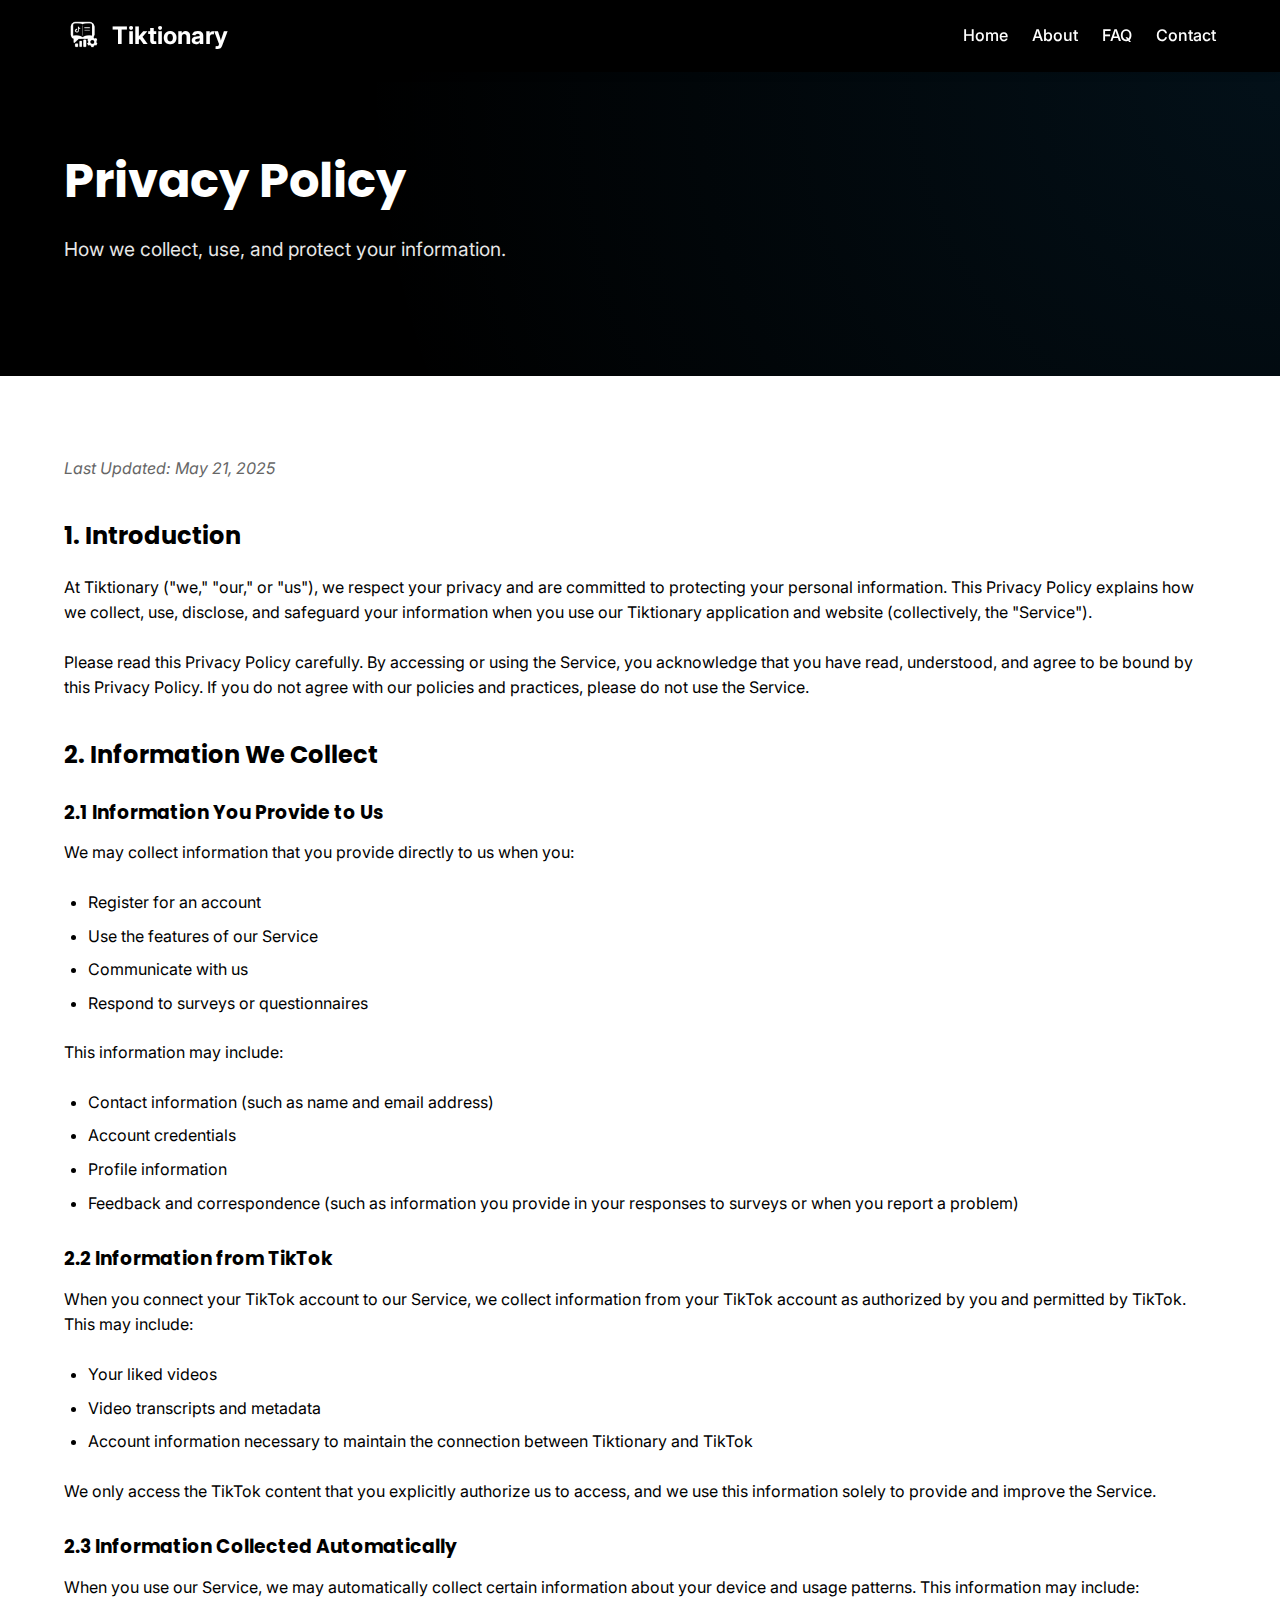
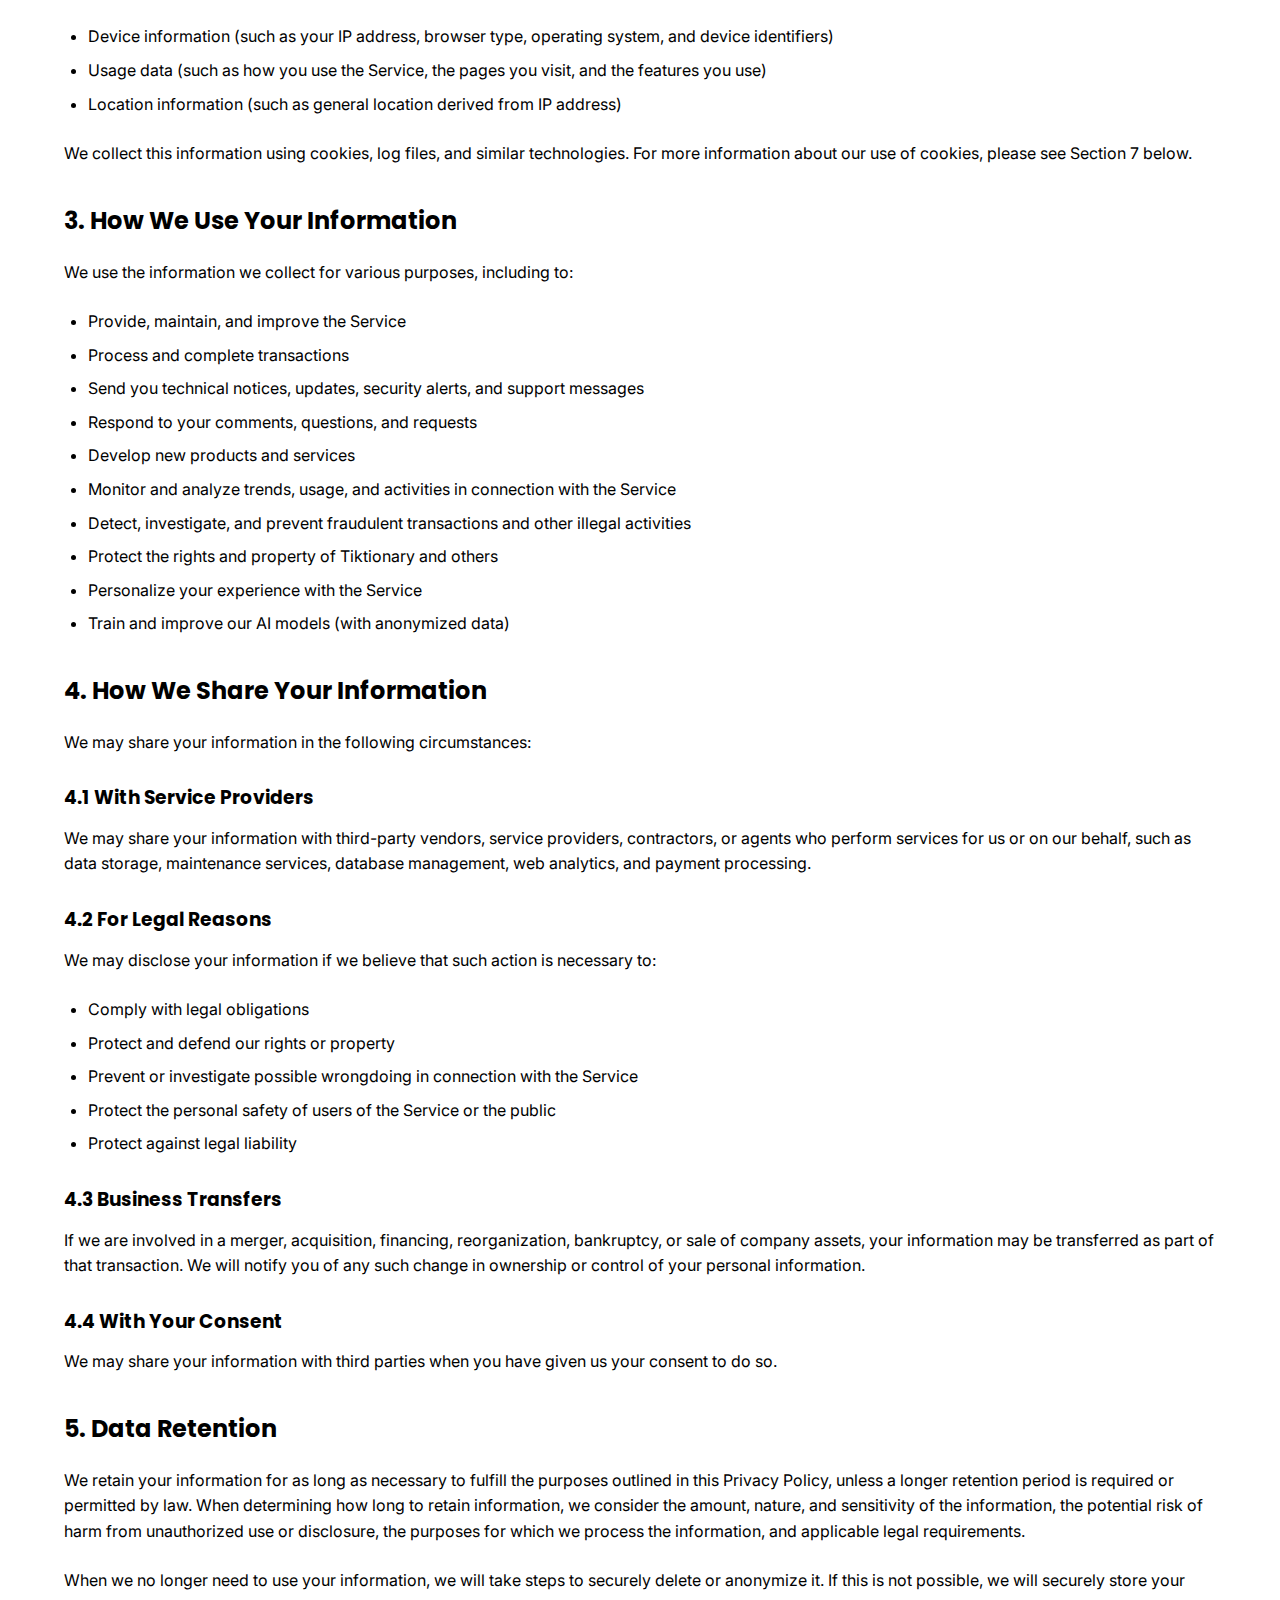
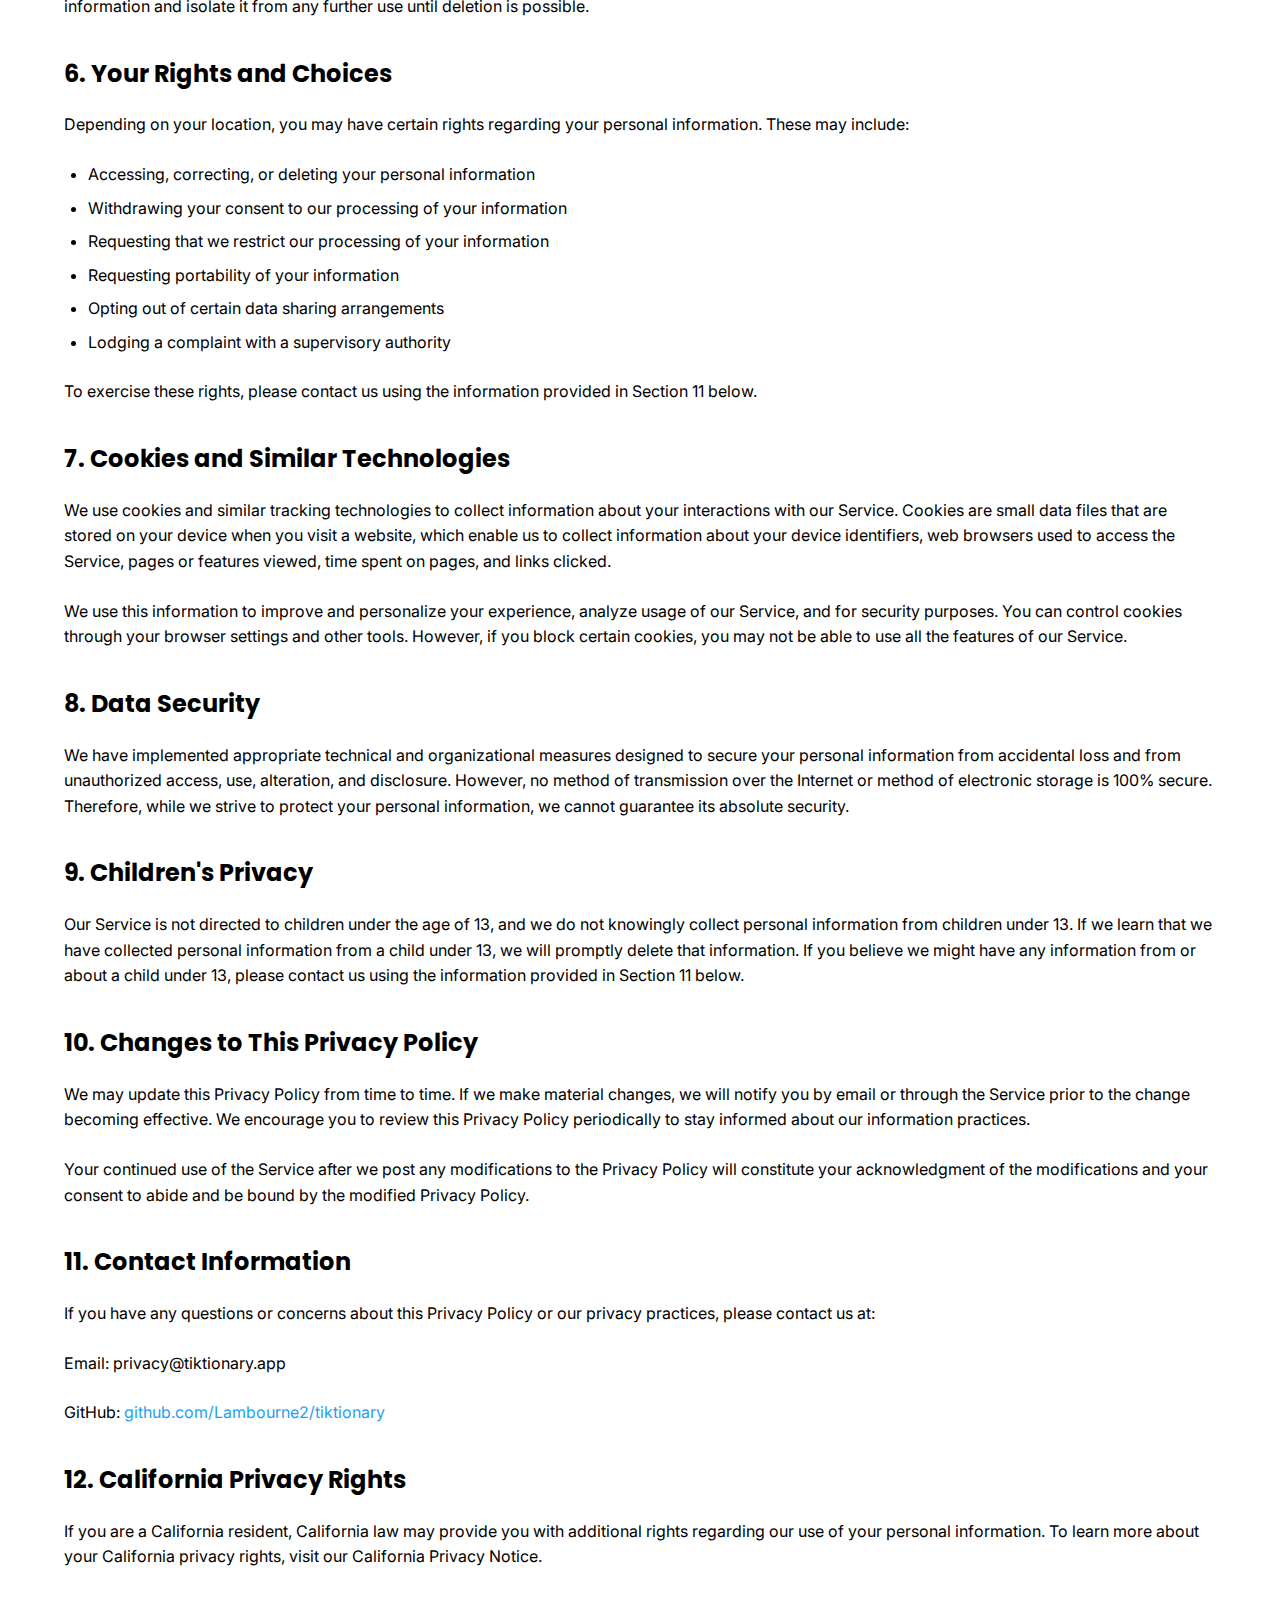
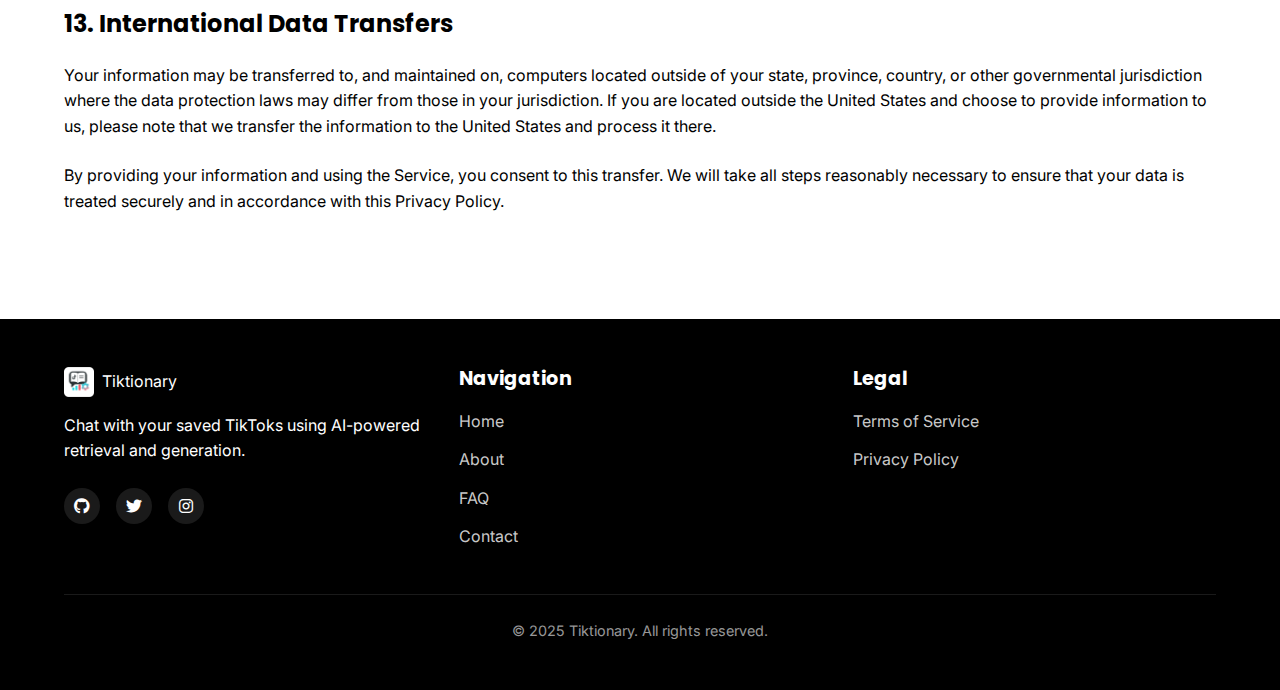
<file: privacy.html>
<!DOCTYPE html>
<html lang="en">
<head>
    <meta charset="UTF-8">
    <meta name="viewport" content="width=device-width, initial-scale=1.0">
    <title>Privacy Policy - Tiktionary</title>
    <meta name="description" content="Privacy Policy for Tiktionary, the AI-powered tool that helps you chat with your saved TikToks.">
    <link rel="icon" href="assets/images/logo.png" type="image/png">
    <!-- Google Fonts -->
    <link rel="preconnect" href="https://fonts.googleapis.com">
    <link rel="preconnect" href="https://fonts.gstatic.com" crossorigin>
    <link href="https://fonts.googleapis.com/css2?family=Inter:wght@400;500;600;700&family=Poppins:wght@500;600;700&display=swap" rel="stylesheet">
    <!-- Font Awesome -->
    <link rel="stylesheet" href="https://cdnjs.cloudflare.com/ajax/libs/font-awesome/6.4.0/css/all.min.css">
    <!-- Custom CSS -->
    <link rel="stylesheet" href="assets/css/styles.css">
</head>
<body>
    <!-- Header -->
    <header>
        <div class="container header-container">
            <a href="index.html" class="logo">
                <img src="assets/images/tiktionarywhtr.png" alt="Tiktionary Logo">
                <span class="logo-text">Tiktionary</span>
            </a>
            <button class="nav-toggle" aria-expanded="false" aria-label="Toggle navigation">
                <i class="fas fa-bars"></i>
            </button>
            <nav>
                <ul>
                    <li><a href="index.html">Home</a></li>
                    <li><a href="about.html">About</a></li>
                    <li><a href="faq.html">FAQ</a></li>
                    <li><a href="contact.html">Contact</a></li>
                </ul>
            </nav>
        </div>
    </header>

    <!-- Page Header -->
    <section class="hero">
        <div class="container">
            <div class="hero-content animate-on-scroll">
                <h1>Privacy Policy</h1>
                <p>How we collect, use, and protect your information.</p>
            </div>
        </div>
    </section>

    <!-- Privacy Policy Content -->
    <section class="legal">
        <div class="container">
            <p class="last-updated">Last Updated: May 21, 2025</p>

            <h2>1. Introduction</h2>
            <p>At Tiktionary ("we," "our," or "us"), we respect your privacy and are committed to protecting your personal information. This Privacy Policy explains how we collect, use, disclose, and safeguard your information when you use our Tiktionary application and website (collectively, the "Service").</p>
            
            <p>Please read this Privacy Policy carefully. By accessing or using the Service, you acknowledge that you have read, understood, and agree to be bound by this Privacy Policy. If you do not agree with our policies and practices, please do not use the Service.</p>

            <h2>2. Information We Collect</h2>
            
            <h3>2.1 Information You Provide to Us</h3>
            <p>We may collect information that you provide directly to us when you:</p>
            <ul>
                <li>Register for an account</li>
                <li>Use the features of our Service</li>
                <li>Communicate with us</li>
                <li>Respond to surveys or questionnaires</li>
            </ul>
            <p>This information may include:</p>
            <ul>
                <li>Contact information (such as name and email address)</li>
                <li>Account credentials</li>
                <li>Profile information</li>
                <li>Feedback and correspondence (such as information you provide in your responses to surveys or when you report a problem)</li>
            </ul>

            <h3>2.2 Information from TikTok</h3>
            <p>When you connect your TikTok account to our Service, we collect information from your TikTok account as authorized by you and permitted by TikTok. This may include:</p>
            <ul>
                <li>Your liked videos</li>
                <li>Video transcripts and metadata</li>
                <li>Account information necessary to maintain the connection between Tiktionary and TikTok</li>
            </ul>
            <p>We only access the TikTok content that you explicitly authorize us to access, and we use this information solely to provide and improve the Service.</p>

            <h3>2.3 Information Collected Automatically</h3>
            <p>When you use our Service, we may automatically collect certain information about your device and usage patterns. This information may include:</p>
            <ul>
                <li>Device information (such as your IP address, browser type, operating system, and device identifiers)</li>
                <li>Usage data (such as how you use the Service, the pages you visit, and the features you use)</li>
                <li>Location information (such as general location derived from IP address)</li>
            </ul>
            <p>We collect this information using cookies, log files, and similar technologies. For more information about our use of cookies, please see Section 7 below.</p>

            <h2>3. How We Use Your Information</h2>
            <p>We use the information we collect for various purposes, including to:</p>
            <ul>
                <li>Provide, maintain, and improve the Service</li>
                <li>Process and complete transactions</li>
                <li>Send you technical notices, updates, security alerts, and support messages</li>
                <li>Respond to your comments, questions, and requests</li>
                <li>Develop new products and services</li>
                <li>Monitor and analyze trends, usage, and activities in connection with the Service</li>
                <li>Detect, investigate, and prevent fraudulent transactions and other illegal activities</li>
                <li>Protect the rights and property of Tiktionary and others</li>
                <li>Personalize your experience with the Service</li>
                <li>Train and improve our AI models (with anonymized data)</li>
            </ul>

            <h2>4. How We Share Your Information</h2>
            <p>We may share your information in the following circumstances:</p>

            <h3>4.1 With Service Providers</h3>
            <p>We may share your information with third-party vendors, service providers, contractors, or agents who perform services for us or on our behalf, such as data storage, maintenance services, database management, web analytics, and payment processing.</p>

            <h3>4.2 For Legal Reasons</h3>
            <p>We may disclose your information if we believe that such action is necessary to:</p>
            <ul>
                <li>Comply with legal obligations</li>
                <li>Protect and defend our rights or property</li>
                <li>Prevent or investigate possible wrongdoing in connection with the Service</li>
                <li>Protect the personal safety of users of the Service or the public</li>
                <li>Protect against legal liability</li>
            </ul>

            <h3>4.3 Business Transfers</h3>
            <p>If we are involved in a merger, acquisition, financing, reorganization, bankruptcy, or sale of company assets, your information may be transferred as part of that transaction. We will notify you of any such change in ownership or control of your personal information.</p>

            <h3>4.4 With Your Consent</h3>
            <p>We may share your information with third parties when you have given us your consent to do so.</p>

            <h2>5. Data Retention</h2>
            <p>We retain your information for as long as necessary to fulfill the purposes outlined in this Privacy Policy, unless a longer retention period is required or permitted by law. When determining how long to retain information, we consider the amount, nature, and sensitivity of the information, the potential risk of harm from unauthorized use or disclosure, the purposes for which we process the information, and applicable legal requirements.</p>
            
            <p>When we no longer need to use your information, we will take steps to securely delete or anonymize it. If this is not possible, we will securely store your information and isolate it from any further use until deletion is possible.</p>

            <h2>6. Your Rights and Choices</h2>
            <p>Depending on your location, you may have certain rights regarding your personal information. These may include:</p>
            <ul>
                <li>Accessing, correcting, or deleting your personal information</li>
                <li>Withdrawing your consent to our processing of your information</li>
                <li>Requesting that we restrict our processing of your information</li>
                <li>Requesting portability of your information</li>
                <li>Opting out of certain data sharing arrangements</li>
                <li>Lodging a complaint with a supervisory authority</li>
            </ul>
            <p>To exercise these rights, please contact us using the information provided in Section 11 below.</p>

            <h2>7. Cookies and Similar Technologies</h2>
            <p>We use cookies and similar tracking technologies to collect information about your interactions with our Service. Cookies are small data files that are stored on your device when you visit a website, which enable us to collect information about your device identifiers, web browsers used to access the Service, pages or features viewed, time spent on pages, and links clicked.</p>
            
            <p>We use this information to improve and personalize your experience, analyze usage of our Service, and for security purposes. You can control cookies through your browser settings and other tools. However, if you block certain cookies, you may not be able to use all the features of our Service.</p>

            <h2>8. Data Security</h2>
            <p>We have implemented appropriate technical and organizational measures designed to secure your personal information from accidental loss and from unauthorized access, use, alteration, and disclosure. However, no method of transmission over the Internet or method of electronic storage is 100% secure. Therefore, while we strive to protect your personal information, we cannot guarantee its absolute security.</p>

            <h2>9. Children's Privacy</h2>
            <p>Our Service is not directed to children under the age of 13, and we do not knowingly collect personal information from children under 13. If we learn that we have collected personal information from a child under 13, we will promptly delete that information. If you believe we might have any information from or about a child under 13, please contact us using the information provided in Section 11 below.</p>

            <h2>10. Changes to This Privacy Policy</h2>
            <p>We may update this Privacy Policy from time to time. If we make material changes, we will notify you by email or through the Service prior to the change becoming effective. We encourage you to review this Privacy Policy periodically to stay informed about our information practices.</p>
            
            <p>Your continued use of the Service after we post any modifications to the Privacy Policy will constitute your acknowledgment of the modifications and your consent to abide and be bound by the modified Privacy Policy.</p>

            <h2>11. Contact Information</h2>
            <p>If you have any questions or concerns about this Privacy Policy or our privacy practices, please contact us at:</p>
            <p>Email: privacy@tiktionary.app</p>
            <p>GitHub: <a href="https://github.com/Lambourne2/tiktionary" target="_blank">github.com/Lambourne2/tiktionary</a></p>

            <h2>12. California Privacy Rights</h2>
            <p>If you are a California resident, California law may provide you with additional rights regarding our use of your personal information. To learn more about your California privacy rights, visit our California Privacy Notice.</p>

            <h2>13. International Data Transfers</h2>
            <p>Your information may be transferred to, and maintained on, computers located outside of your state, province, country, or other governmental jurisdiction where the data protection laws may differ from those in your jurisdiction. If you are located outside the United States and choose to provide information to us, please note that we transfer the information to the United States and process it there.</p>
            
            <p>By providing your information and using the Service, you consent to this transfer. We will take all steps reasonably necessary to ensure that your data is treated securely and in accordance with this Privacy Policy.</p>
        </div>
    </section>

    <!-- Footer -->
    <footer>
        <div class="container">
            <div class="footer-content">
                <div class="footer-info">
                    <div class="footer-logo">
                        <img src="assets/images/logo.png" alt="Tiktionary Logo">
                        <span>Tiktionary</span>
                    </div>
                    <p>Chat with your saved TikToks using AI-powered retrieval and generation.</p>
                    <div class="footer-social">
                        <a href="https://github.com/Lambourne2/tiktionary" target="_blank" aria-label="GitHub"><i class="fab fa-github"></i></a>
                        <a href="#" aria-label="Twitter"><i class="fab fa-twitter"></i></a>
                        <a href="#" aria-label="Instagram"><i class="fab fa-instagram"></i></a>
                    </div>
                </div>
                <div class="footer-links">
                    <h4>Navigation</h4>
                    <ul>
                        <li><a href="index.html">Home</a></li>
                        <li><a href="about.html">About</a></li>
                        <li><a href="faq.html">FAQ</a></li>
                        <li><a href="contact.html">Contact</a></li>
                    </ul>
                </div>
                <div class="footer-links">
                    <h4>Legal</h4>
                    <ul>
                        <li><a href="terms.html">Terms of Service</a></li>
                        <li><a href="privacy.html">Privacy Policy</a></li>
                    </ul>
                </div>
            </div>
            <div class="footer-bottom">
                <p>&copy; 2025 Tiktionary. All rights reserved.</p>
            </div>
        </div>
    </footer>

    <!-- Custom JavaScript -->
    <script src="assets/js/main.js"></script>
</body>
</html>
</file>
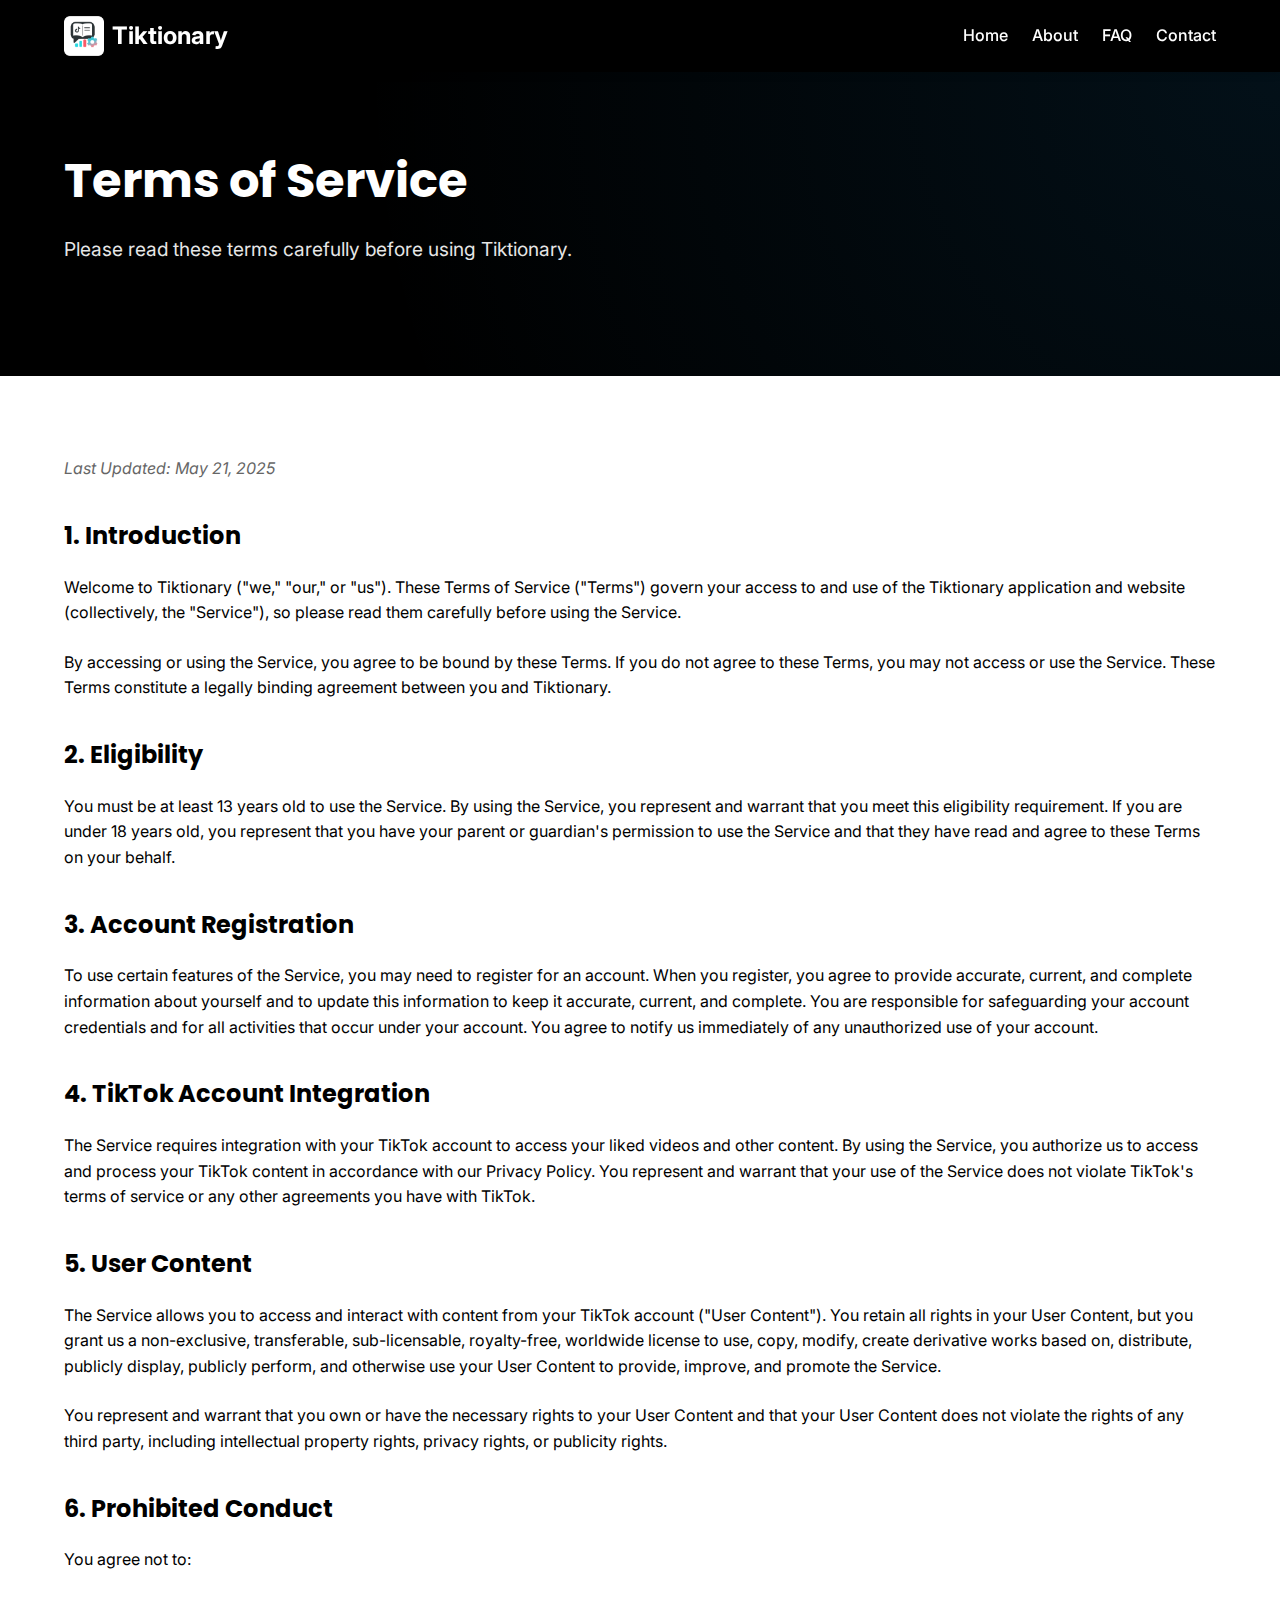
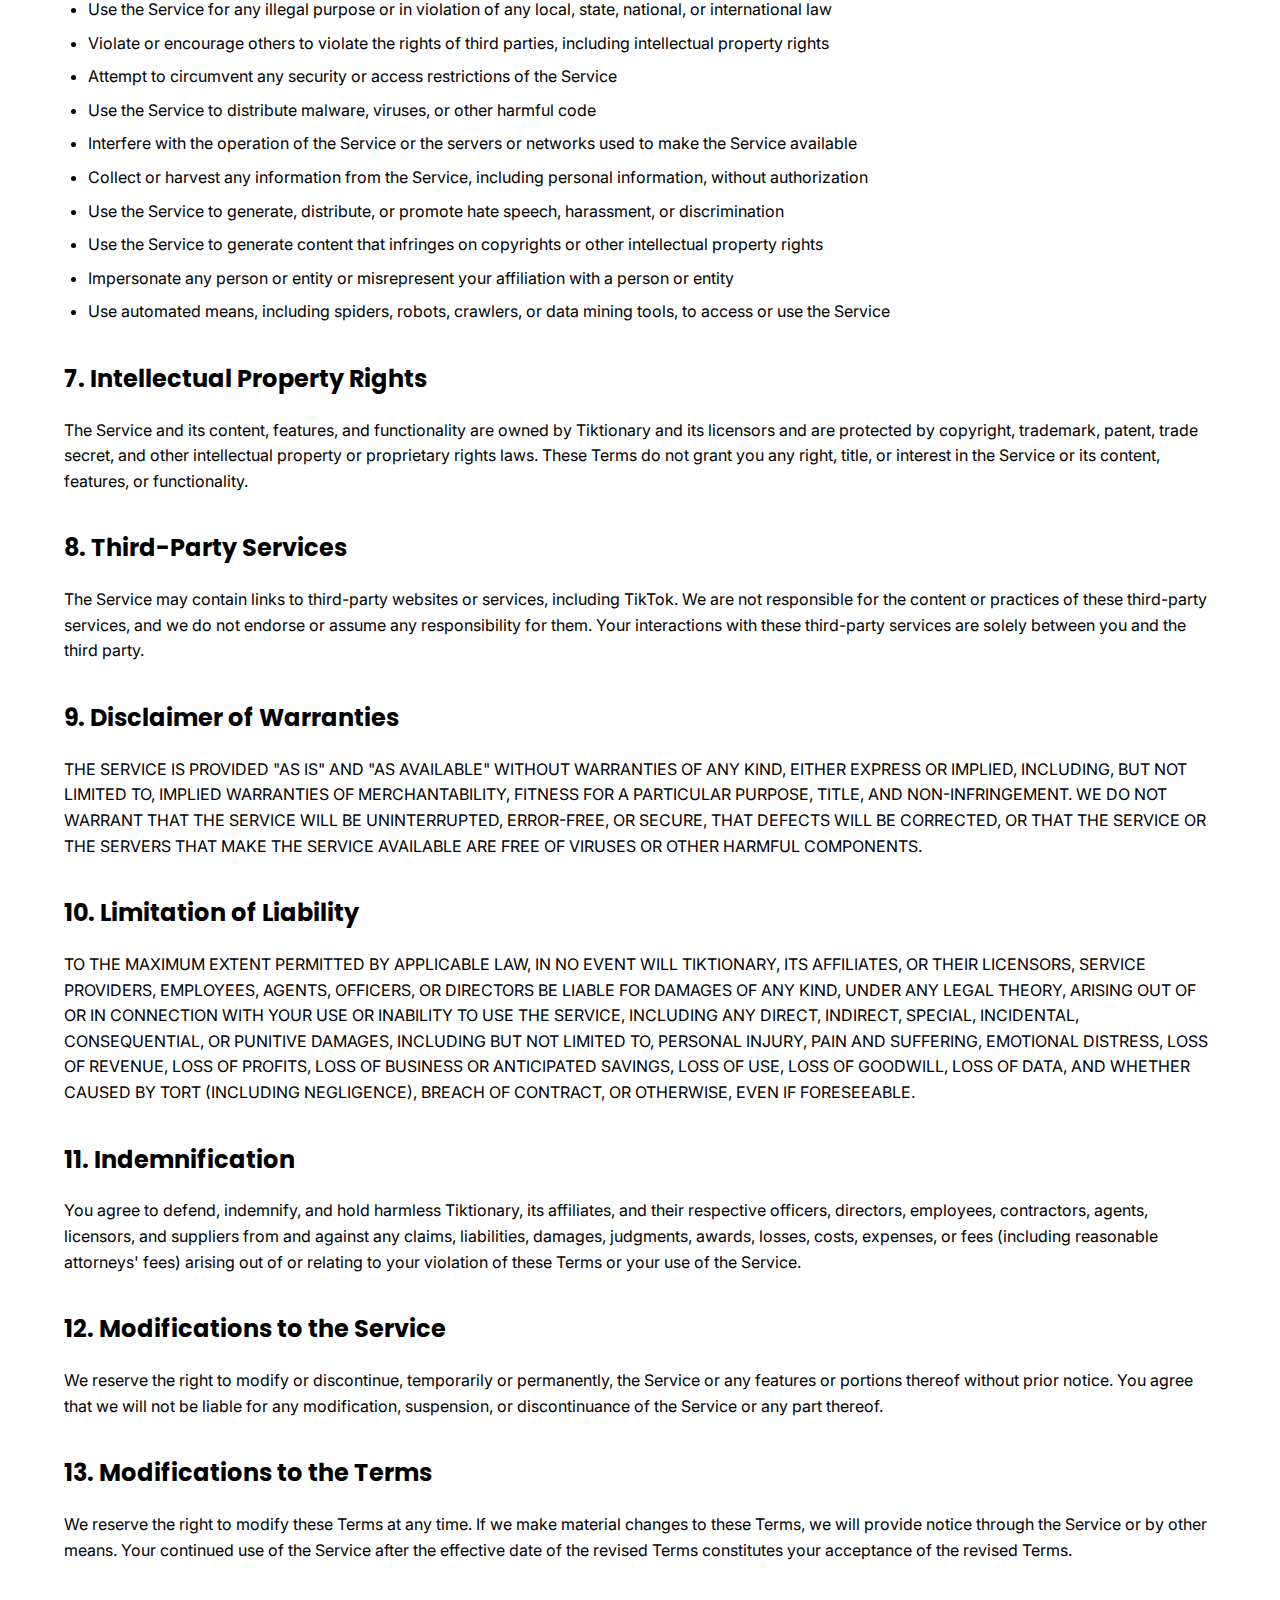
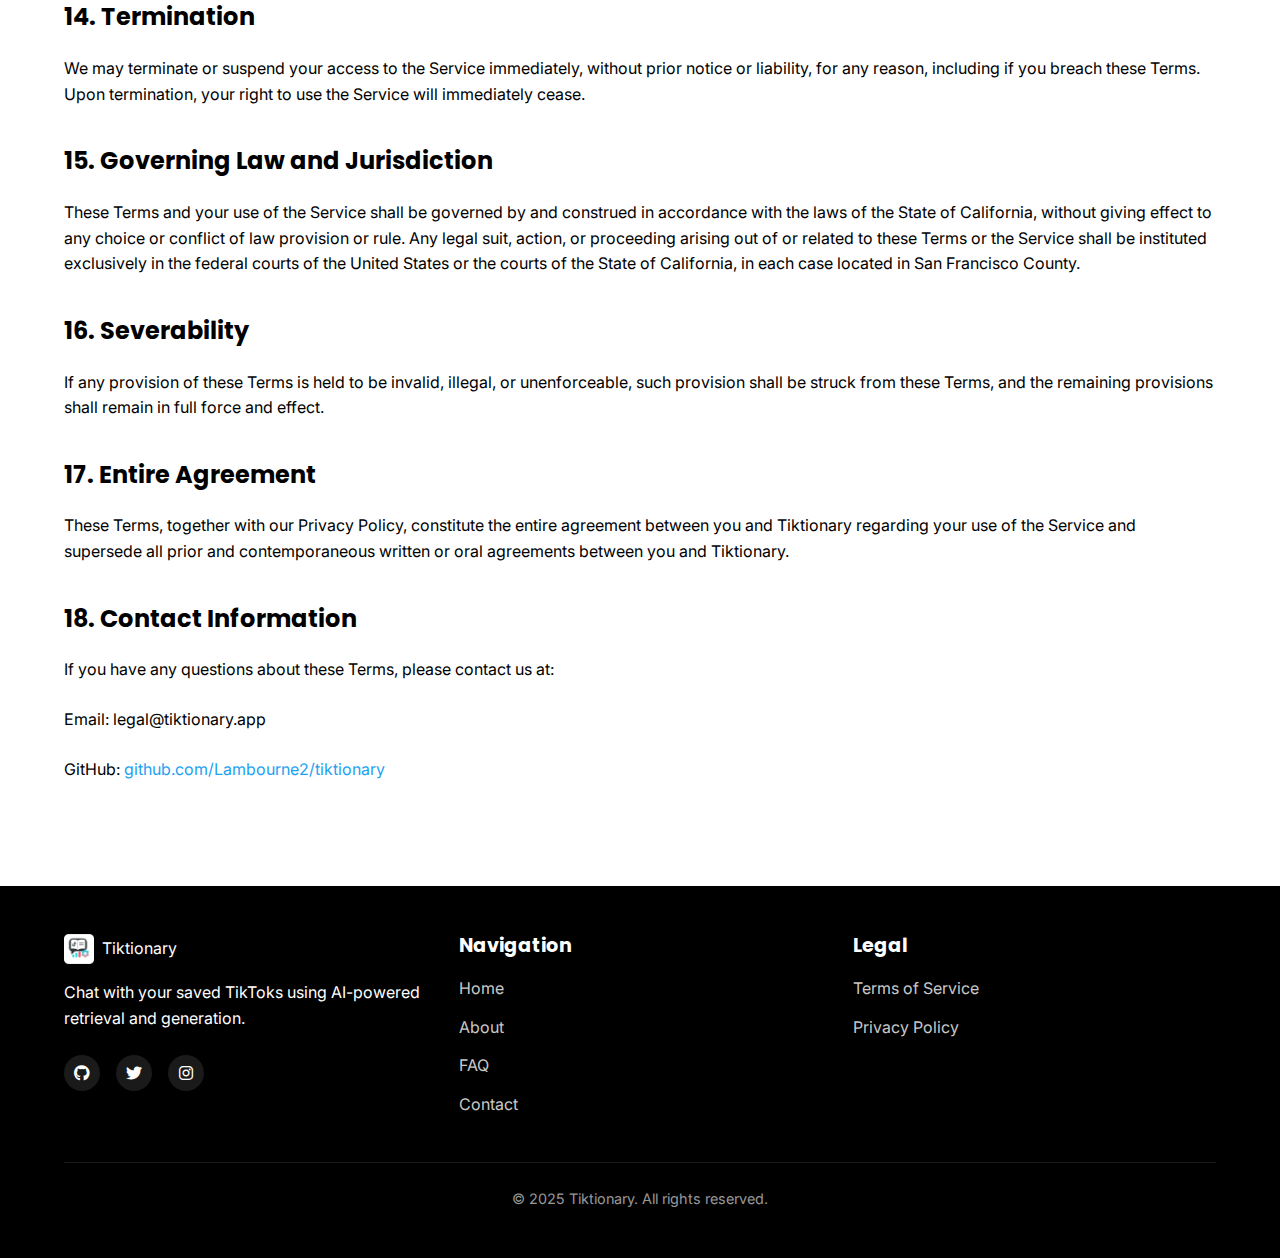
<file: terms.html>
<!DOCTYPE html>
<html lang="en">
<head>
    <meta charset="UTF-8">
    <meta name="viewport" content="width=device-width, initial-scale=1.0">
    <title>Terms of Service - Tiktionary</title>
    <meta name="description" content="Terms of Service for Tiktionary, the AI-powered tool that helps you chat with your saved TikToks.">
    <link rel="icon" href="assets/images/logo.png" type="image/png">
    <!-- Google Fonts -->
    <link rel="preconnect" href="https://fonts.googleapis.com">
    <link rel="preconnect" href="https://fonts.gstatic.com" crossorigin>
    <link href="https://fonts.googleapis.com/css2?family=Inter:wght@400;500;600;700&family=Poppins:wght@500;600;700&display=swap" rel="stylesheet">
    <!-- Font Awesome -->
    <link rel="stylesheet" href="https://cdnjs.cloudflare.com/ajax/libs/font-awesome/6.4.0/css/all.min.css">
    <!-- Custom CSS -->
    <link rel="stylesheet" href="assets/css/styles.css">
</head>
<body>
    <!-- Header -->
    <header>
        <div class="container header-container">
            <a href="index.html" class="logo">
                <img src="assets/images/logo.png" alt="Tiktionary Logo">
                <span class="logo-text">Tiktionary</span>
            </a>
            <button class="nav-toggle" aria-expanded="false" aria-label="Toggle navigation">
                <i class="fas fa-bars"></i>
            </button>
            <nav>
                <ul>
                    <li><a href="index.html">Home</a></li>
                    <li><a href="about.html">About</a></li>
                    <li><a href="faq.html">FAQ</a></li>
                    <li><a href="contact.html">Contact</a></li>
                </ul>
            </nav>
        </div>
    </header>

    <!-- Page Header -->
    <section class="hero">
        <div class="container">
            <div class="hero-content animate-on-scroll">
                <h1>Terms of Service</h1>
                <p>Please read these terms carefully before using Tiktionary.</p>
            </div>
        </div>
    </section>

    <!-- Terms of Service Content -->
    <section class="legal">
        <div class="container">
            <p class="last-updated">Last Updated: May 21, 2025</p>

            <h2>1. Introduction</h2>
            <p>Welcome to Tiktionary ("we," "our," or "us"). These Terms of Service ("Terms") govern your access to and use of the Tiktionary application and website (collectively, the "Service"), so please read them carefully before using the Service.</p>
            
            <p>By accessing or using the Service, you agree to be bound by these Terms. If you do not agree to these Terms, you may not access or use the Service. These Terms constitute a legally binding agreement between you and Tiktionary.</p>

            <h2>2. Eligibility</h2>
            <p>You must be at least 13 years old to use the Service. By using the Service, you represent and warrant that you meet this eligibility requirement. If you are under 18 years old, you represent that you have your parent or guardian's permission to use the Service and that they have read and agree to these Terms on your behalf.</p>

            <h2>3. Account Registration</h2>
            <p>To use certain features of the Service, you may need to register for an account. When you register, you agree to provide accurate, current, and complete information about yourself and to update this information to keep it accurate, current, and complete. You are responsible for safeguarding your account credentials and for all activities that occur under your account. You agree to notify us immediately of any unauthorized use of your account.</p>

            <h2>4. TikTok Account Integration</h2>
            <p>The Service requires integration with your TikTok account to access your liked videos and other content. By using the Service, you authorize us to access and process your TikTok content in accordance with our Privacy Policy. You represent and warrant that your use of the Service does not violate TikTok's terms of service or any other agreements you have with TikTok.</p>

            <h2>5. User Content</h2>
            <p>The Service allows you to access and interact with content from your TikTok account ("User Content"). You retain all rights in your User Content, but you grant us a non-exclusive, transferable, sub-licensable, royalty-free, worldwide license to use, copy, modify, create derivative works based on, distribute, publicly display, publicly perform, and otherwise use your User Content to provide, improve, and promote the Service.</p>
            
            <p>You represent and warrant that you own or have the necessary rights to your User Content and that your User Content does not violate the rights of any third party, including intellectual property rights, privacy rights, or publicity rights.</p>

            <h2>6. Prohibited Conduct</h2>
            <p>You agree not to:</p>
            <ul>
                <li>Use the Service for any illegal purpose or in violation of any local, state, national, or international law</li>
                <li>Violate or encourage others to violate the rights of third parties, including intellectual property rights</li>
                <li>Attempt to circumvent any security or access restrictions of the Service</li>
                <li>Use the Service to distribute malware, viruses, or other harmful code</li>
                <li>Interfere with the operation of the Service or the servers or networks used to make the Service available</li>
                <li>Collect or harvest any information from the Service, including personal information, without authorization</li>
                <li>Use the Service to generate, distribute, or promote hate speech, harassment, or discrimination</li>
                <li>Use the Service to generate content that infringes on copyrights or other intellectual property rights</li>
                <li>Impersonate any person or entity or misrepresent your affiliation with a person or entity</li>
                <li>Use automated means, including spiders, robots, crawlers, or data mining tools, to access or use the Service</li>
            </ul>

            <h2>7. Intellectual Property Rights</h2>
            <p>The Service and its content, features, and functionality are owned by Tiktionary and its licensors and are protected by copyright, trademark, patent, trade secret, and other intellectual property or proprietary rights laws. These Terms do not grant you any right, title, or interest in the Service or its content, features, or functionality.</p>

            <h2>8. Third-Party Services</h2>
            <p>The Service may contain links to third-party websites or services, including TikTok. We are not responsible for the content or practices of these third-party services, and we do not endorse or assume any responsibility for them. Your interactions with these third-party services are solely between you and the third party.</p>

            <h2>9. Disclaimer of Warranties</h2>
            <p>THE SERVICE IS PROVIDED "AS IS" AND "AS AVAILABLE" WITHOUT WARRANTIES OF ANY KIND, EITHER EXPRESS OR IMPLIED, INCLUDING, BUT NOT LIMITED TO, IMPLIED WARRANTIES OF MERCHANTABILITY, FITNESS FOR A PARTICULAR PURPOSE, TITLE, AND NON-INFRINGEMENT. WE DO NOT WARRANT THAT THE SERVICE WILL BE UNINTERRUPTED, ERROR-FREE, OR SECURE, THAT DEFECTS WILL BE CORRECTED, OR THAT THE SERVICE OR THE SERVERS THAT MAKE THE SERVICE AVAILABLE ARE FREE OF VIRUSES OR OTHER HARMFUL COMPONENTS.</p>

            <h2>10. Limitation of Liability</h2>
            <p>TO THE MAXIMUM EXTENT PERMITTED BY APPLICABLE LAW, IN NO EVENT WILL TIKTIONARY, ITS AFFILIATES, OR THEIR LICENSORS, SERVICE PROVIDERS, EMPLOYEES, AGENTS, OFFICERS, OR DIRECTORS BE LIABLE FOR DAMAGES OF ANY KIND, UNDER ANY LEGAL THEORY, ARISING OUT OF OR IN CONNECTION WITH YOUR USE OR INABILITY TO USE THE SERVICE, INCLUDING ANY DIRECT, INDIRECT, SPECIAL, INCIDENTAL, CONSEQUENTIAL, OR PUNITIVE DAMAGES, INCLUDING BUT NOT LIMITED TO, PERSONAL INJURY, PAIN AND SUFFERING, EMOTIONAL DISTRESS, LOSS OF REVENUE, LOSS OF PROFITS, LOSS OF BUSINESS OR ANTICIPATED SAVINGS, LOSS OF USE, LOSS OF GOODWILL, LOSS OF DATA, AND WHETHER CAUSED BY TORT (INCLUDING NEGLIGENCE), BREACH OF CONTRACT, OR OTHERWISE, EVEN IF FORESEEABLE.</p>

            <h2>11. Indemnification</h2>
            <p>You agree to defend, indemnify, and hold harmless Tiktionary, its affiliates, and their respective officers, directors, employees, contractors, agents, licensors, and suppliers from and against any claims, liabilities, damages, judgments, awards, losses, costs, expenses, or fees (including reasonable attorneys' fees) arising out of or relating to your violation of these Terms or your use of the Service.</p>

            <h2>12. Modifications to the Service</h2>
            <p>We reserve the right to modify or discontinue, temporarily or permanently, the Service or any features or portions thereof without prior notice. You agree that we will not be liable for any modification, suspension, or discontinuance of the Service or any part thereof.</p>

            <h2>13. Modifications to the Terms</h2>
            <p>We reserve the right to modify these Terms at any time. If we make material changes to these Terms, we will provide notice through the Service or by other means. Your continued use of the Service after the effective date of the revised Terms constitutes your acceptance of the revised Terms.</p>

            <h2>14. Termination</h2>
            <p>We may terminate or suspend your access to the Service immediately, without prior notice or liability, for any reason, including if you breach these Terms. Upon termination, your right to use the Service will immediately cease.</p>

            <h2>15. Governing Law and Jurisdiction</h2>
            <p>These Terms and your use of the Service shall be governed by and construed in accordance with the laws of the State of California, without giving effect to any choice or conflict of law provision or rule. Any legal suit, action, or proceeding arising out of or related to these Terms or the Service shall be instituted exclusively in the federal courts of the United States or the courts of the State of California, in each case located in San Francisco County.</p>

            <h2>16. Severability</h2>
            <p>If any provision of these Terms is held to be invalid, illegal, or unenforceable, such provision shall be struck from these Terms, and the remaining provisions shall remain in full force and effect.</p>

            <h2>17. Entire Agreement</h2>
            <p>These Terms, together with our Privacy Policy, constitute the entire agreement between you and Tiktionary regarding your use of the Service and supersede all prior and contemporaneous written or oral agreements between you and Tiktionary.</p>

            <h2>18. Contact Information</h2>
            <p>If you have any questions about these Terms, please contact us at:</p>
            <p>Email: legal@tiktionary.app</p>
            <p>GitHub: <a href="https://github.com/Lambourne2/tiktionary" target="_blank">github.com/Lambourne2/tiktionary</a></p>
        </div>
    </section>

    <!-- Footer -->
    <footer>
        <div class="container">
            <div class="footer-content">
                <div class="footer-info">
                    <div class="footer-logo">
                        <img src="assets/images/logo.png" alt="Tiktionary Logo">
                        <span>Tiktionary</span>
                    </div>
                    <p>Chat with your saved TikToks using AI-powered retrieval and generation.</p>
                    <div class="footer-social">
                        <a href="https://github.com/Lambourne2/tiktionary" target="_blank" aria-label="GitHub"><i class="fab fa-github"></i></a>
                        <a href="#" aria-label="Twitter"><i class="fab fa-twitter"></i></a>
                        <a href="#" aria-label="Instagram"><i class="fab fa-instagram"></i></a>
                    </div>
                </div>
                <div class="footer-links">
                    <h4>Navigation</h4>
                    <ul>
                        <li><a href="index.html">Home</a></li>
                        <li><a href="about.html">About</a></li>
                        <li><a href="faq.html">FAQ</a></li>
                        <li><a href="contact.html">Contact</a></li>
                    </ul>
                </div>
                <div class="footer-links">
                    <h4>Legal</h4>
                    <ul>
                        <li><a href="terms.html">Terms of Service</a></li>
                        <li><a href="privacy.html">Privacy Policy</a></li>
                    </ul>
                </div>
            </div>
            <div class="footer-bottom">
                <p>&copy; 2025 Tiktionary. All rights reserved.</p>
            </div>
        </div>
    </footer>

    <!-- Custom JavaScript -->
    <script src="assets/js/main.js"></script>
</body>
</html>
</file>
<file: assets/css/styles.css>
/* Tiktionary - Main Stylesheet */
:root {
  --primary-color: #000000;
  --secondary-color: #ffffff;
  --accent-color: #1da1f2;
  --accent-gradient: linear-gradient(45deg, #1da1f2, #ff5c8d);
  --accent-gradient-gear: linear-gradient(45deg, #1da1f2, #ff5c8d);
  --font-primary: 'Inter', -apple-system, BlinkMacSystemFont, 'Segoe UI', Roboto, Oxygen, Ubuntu, Cantarell, 'Open Sans', 'Helvetica Neue', sans-serif;
  --font-secondary: 'Poppins', -apple-system, BlinkMacSystemFont, 'Segoe UI', Roboto, Oxygen, Ubuntu, Cantarell, 'Open Sans', 'Helvetica Neue', sans-serif;
  --shadow-sm: 0 1px 2px rgba(0, 0, 0, 0.05);
  --shadow-md: 0 4px 6px rgba(0, 0, 0, 0.1);
  --shadow-lg: 0 10px 15px rgba(0, 0, 0, 0.1);
  --transition-speed: 0.3s;
}

* {
  margin: 0;
  padding: 0;
  box-sizing: border-box;
}

html {
  scroll-behavior: smooth;
}

body {
  font-family: var(--font-primary);
  line-height: 1.6;
  color: var(--primary-color);
  background-color: var(--secondary-color);
  overflow-x: hidden;
}

a {
  color: var(--accent-color);
  text-decoration: none;
  transition: color var(--transition-speed) ease;
}

a:hover {
  color: #0c85d0;
}

h1, h2, h3, h4, h5, h6 {
  font-family: var(--font-secondary);
  font-weight: 700;
  line-height: 1.2;
  margin-bottom: 1rem;
}

p {
  margin-bottom: 1.5rem;
}

.container {
  width: 100%;
  max-width: 1200px;
  margin: 0 auto;
  padding: 0 1.5rem;
}

/* Header Styles */
header {
  background-color: var(--primary-color);
  color: var(--secondary-color);
  padding: 1rem 0;
  position: sticky;
  top: 0;
  z-index: 100;
  box-shadow: var(--shadow-md);
}

.header-container {
  display: flex;
  justify-content: space-between;
  align-items: center;
}

.logo {
  display: flex;
  align-items: center;
}

.logo img {
  height: 40px;
  margin-right: 0.5rem;
}

.logo-text {
  font-size: 1.5rem;
  font-weight: 700;
  color: var(--secondary-color);
}

.nav-toggle {
  display: none;
  background: none;
  border: none;
  color: var(--secondary-color);
  font-size: 1.5rem;
  cursor: pointer;
}

nav ul {
  display: flex;
  list-style: none;
}

nav ul li {
  margin-left: 1.5rem;
}

nav ul li a {
  color: var(--secondary-color);
  font-weight: 500;
  position: relative;
}

nav ul li a::after {
  content: '';
  position: absolute;
  bottom: -5px;
  left: 0;
  width: 0;
  height: 2px;
  background-color: var(--accent-color);
  transition: width var(--transition-speed) ease;
}

nav ul li a:hover::after,
nav ul li a.active::after {
  width: 100%;
}

/* Hero Section */
.hero {
  background-color: var(--primary-color);
  color: var(--secondary-color);
  padding: 5rem 0;
  position: relative;
  overflow: hidden;
}

.hero::before {
  content: '';
  position: absolute;
  top: 0;
  left: 0;
  width: 100%;
  height: 100%;
  background: radial-gradient(circle at top right, rgba(29, 161, 242, 0.1), transparent 70%);
}

.hero-content {
  max-width: 600px;
  position: relative;
  z-index: 1;
}

.hero h1 {
  font-size: 3rem;
  margin-bottom: 1.5rem;
}

.hero p {
  font-size: 1.2rem;
  margin-bottom: 2rem;
  opacity: 0.9;
}

.btn {
  display: inline-block;
  padding: 0.8rem 1.5rem;
  border-radius: 30px;
  font-weight: 600;
  text-align: center;
  transition: all var(--transition-speed) ease;
  cursor: pointer;
}

.btn-primary {
  background: var(--accent-gradient);
  color: var(--secondary-color);
  box-shadow: var(--shadow-md);
}

.btn-primary:hover {
  transform: translateY(-3px);
  box-shadow: var(--shadow-lg);
  color: var(--secondary-color);
}

.btn-secondary {
  background-color: transparent;
  color: var(--accent-color);
  border: 2px solid var(--accent-color);
}

.btn-secondary:hover {
  background-color: var(--accent-color);
  color: var(--secondary-color);
}

/* Features Section */
.features {
  padding: 5rem 0;
}

.section-title {
  text-align: center;
  margin-bottom: 3rem;
}

.section-title h2 {
  font-size: 2.5rem;
  position: relative;
  display: inline-block;
}

.section-title h2::after {
  content: '';
  position: absolute;
  bottom: -10px;
  left: 50%;
  transform: translateX(-50%);
  width: 50px;
  height: 3px;
  background: var(--accent-gradient);
}

.features-grid {
  display: grid;
  grid-template-columns: repeat(auto-fit, minmax(300px, 1fr));
  gap: 2rem;
}

.feature-card {
  background-color: var(--secondary-color);
  border-radius: 10px;
  padding: 2rem;
  box-shadow: var(--shadow-md);
  transition: transform var(--transition-speed) ease, box-shadow var(--transition-speed) ease;
}

.feature-card:hover {
  transform: translateY(-5px);
  box-shadow: var(--shadow-lg);
}

.feature-icon {
  font-size: 2.5rem;
  margin-bottom: 1rem;
  color: var(--accent-color);
}

.feature-card h3 {
  font-size: 1.5rem;
  margin-bottom: 1rem;
}

/* About Section */
.about {
  padding: 5rem 0;
  background-color: #f9f9f9;
}

.about-content {
  display: grid;
  grid-template-columns: 1fr 1fr;
  gap: 3rem;
  align-items: center;
}

.about-image {
  border-radius: 10px;
  overflow: hidden;
  box-shadow: var(--shadow-lg);
}

.about-image img {
  width: 100%;
  height: auto;
  display: block;
}

/* FAQ Section */
.faq {
  padding: 5rem 0;
}

.accordion {
  margin-top: 2rem;
}

.accordion-item {
  margin-bottom: 1rem;
  border-radius: 8px;
  overflow: hidden;
  box-shadow: var(--shadow-sm);
}

.accordion-header {
  background-color: var(--secondary-color);
  padding: 1.2rem;
  cursor: pointer;
  display: flex;
  justify-content: space-between;
  align-items: center;
  border: 1px solid #eee;
  border-radius: 8px;
  transition: background-color var(--transition-speed) ease;
}

.accordion-header:hover {
  background-color: #f9f9f9;
}

.accordion-header h3 {
  font-size: 1.2rem;
  margin-bottom: 0;
}

.accordion-icon {
  font-size: 1.2rem;
  transition: transform var(--transition-speed) ease;
}

.accordion-content {
  max-height: 0;
  overflow: hidden;
  transition: max-height var(--transition-speed) ease;
  background-color: var(--secondary-color);
  border-left: 1px solid #eee;
  border-right: 1px solid #eee;
  border-bottom: 1px solid #eee;
  border-radius: 0 0 8px 8px;
}

.accordion-content-inner {
  padding: 1.2rem;
}

.accordion-item.active .accordion-header {
  border-radius: 8px 8px 0 0;
}

.accordion-item.active .accordion-icon {
  transform: rotate(180deg);
}

.accordion-item.active .accordion-content {
  max-height: 1000px;
}

/* Contact Section */
.contact {
  padding: 5rem 0;
  background-color: #f9f9f9;
}

.contact-form {
  max-width: 600px;
  margin: 0 auto;
}

.form-group {
  margin-bottom: 1.5rem;
}

.form-label {
  display: block;
  margin-bottom: 0.5rem;
  font-weight: 500;
}

.form-control {
  width: 100%;
  padding: 0.8rem 1rem;
  border: 1px solid #ddd;
  border-radius: 8px;
  font-family: var(--font-primary);
  font-size: 1rem;
  transition: border-color var(--transition-speed) ease, box-shadow var(--transition-speed) ease;
}

.form-control:focus {
  outline: none;
  border-color: var(--accent-color);
  box-shadow: 0 0 0 3px rgba(29, 161, 242, 0.2);
}

textarea.form-control {
  min-height: 150px;
  resize: vertical;
}

/* Footer */
footer {
  background-color: var(--primary-color);
  color: var(--secondary-color);
  padding: 3rem 0 1.5rem;
}

.footer-content {
  display: grid;
  grid-template-columns: repeat(auto-fit, minmax(200px, 1fr));
  gap: 2rem;
  margin-bottom: 2rem;
}

.footer-logo {
  display: flex;
  align-items: center;
  margin-bottom: 1rem;
}

.footer-logo img {
  height: 30px;
  margin-right: 0.5rem;
}

.footer-social {
  display: flex;
  gap: 1rem;
  margin-top: 1rem;
}

.footer-social a {
  display: flex;
  align-items: center;
  justify-content: center;
  width: 36px;
  height: 36px;
  border-radius: 50%;
  background-color: rgba(255, 255, 255, 0.1);
  color: var(--secondary-color);
  transition: background-color var(--transition-speed) ease;
}

.footer-social a:hover {
  background-color: var(--accent-color);
}

.footer-links h4 {
  font-size: 1.2rem;
  margin-bottom: 1.2rem;
}

.footer-links ul {
  list-style: none;
}

.footer-links ul li {
  margin-bottom: 0.8rem;
}

.footer-links ul li a {
  color: rgba(255, 255, 255, 0.8);
  transition: color var(--transition-speed) ease;
}

.footer-links ul li a:hover {
  color: var(--secondary-color);
}

.footer-bottom {
  text-align: center;
  padding-top: 1.5rem;
  border-top: 1px solid rgba(255, 255, 255, 0.1);
  font-size: 0.9rem;
  color: rgba(255, 255, 255, 0.6);
}

/* Legal Pages */
.legal {
  padding: 5rem 0;
}

.legal h2 {
  margin-top: 2.5rem;
  margin-bottom: 1.5rem;
}

.legal h3 {
  margin-top: 2rem;
  margin-bottom: 1rem;
}

.legal ul, .legal ol {
  margin-bottom: 1.5rem;
  padding-left: 1.5rem;
}

.legal li {
  margin-bottom: 0.5rem;
}

.legal .last-updated {
  font-style: italic;
  color: #666;
  margin-bottom: 2rem;
}

/* Responsive Styles */
@media (max-width: 992px) {
  .about-content {
    grid-template-columns: 1fr;
  }
  
  .hero h1 {
    font-size: 2.5rem;
  }
}

@media (max-width: 768px) {
  .nav-toggle {
    display: block;
  }
  
  nav {
    position: fixed;
    top: 70px;
    left: 0;
    width: 100%;
    background-color: var(--primary-color);
    padding: 1rem 0;
    box-shadow: var(--shadow-md);
    transform: translateY(-100%);
    opacity: 0;
    visibility: hidden;
    transition: all var(--transition-speed) ease;
  }
  
  nav.active {
    transform: translateY(0);
    opacity: 1;
    visibility: visible;
  }
  
  nav ul {
    flex-direction: column;
    align-items: center;
  }
  
  nav ul li {
    margin: 0.5rem 0;
  }
  
  .hero h1 {
    font-size: 2rem;
  }
  
  .hero p {
    font-size: 1rem;
  }
  
  .section-title h2 {
    font-size: 2rem;
  }
}

@media (max-width: 576px) {
  .btn {
    display: block;
    width: 100%;
    margin-bottom: 1rem;
  }
  
  .feature-card {
    padding: 1.5rem;
  }
}

/* Animation Keyframes */
@keyframes fadeIn {
  from {
    opacity: 0;
    transform: translateY(20px);
  }
  to {
    opacity: 1;
    transform: translateY(0);
  }
}

.fade-in {
  animation: fadeIn 0.5s ease forwards;
}

/* Custom Scrollbar */
::-webkit-scrollbar {
  width: 10px;
}

::-webkit-scrollbar-track {
  background: #f1f1f1;
}

::-webkit-scrollbar-thumb {
  background: #888;
  border-radius: 5px;
}

::-webkit-scrollbar-thumb:hover {
  background: var(--accent-color);
}
</file>
